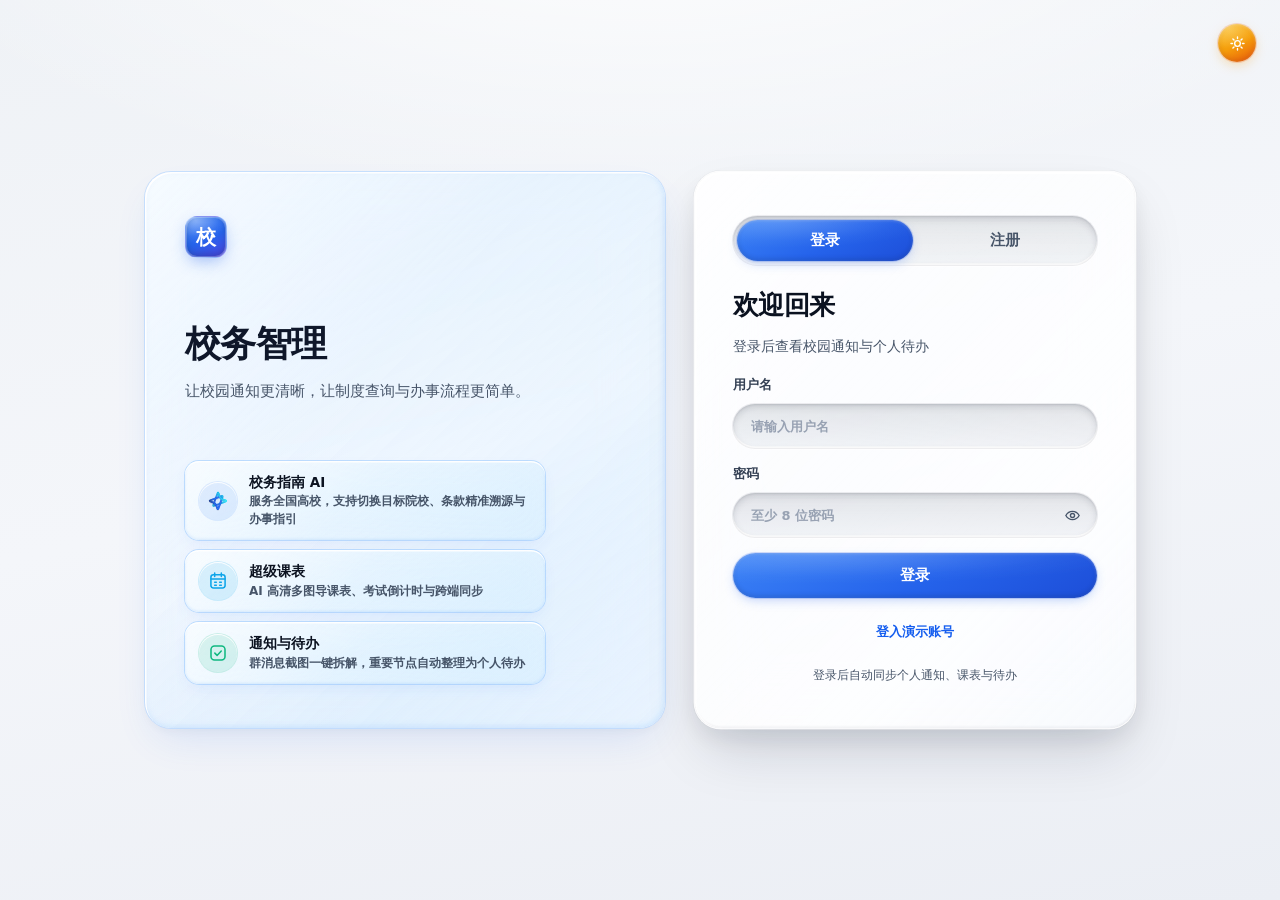
<file: index.html>
﻿<!doctype html>
<html lang="zh-CN">

<head>
  <meta charset="utf-8">
  <meta name="viewport" content="width=device-width,initial-scale=1,viewport-fit=cover,interactive-widget=resizes-content">
  <meta name="theme-color" content="#f8fafc">

  <link rel="icon" type="image/png" sizes="192x192" href="icon-192.png?v=1.093">
  <link rel="apple-touch-icon" href="icon-192.png?v=1.093">
  <meta name="format-detection" content="telephone=no,email=no">
  <link rel="manifest" href="manifest.json">
  <meta name="mobile-web-app-capable" content="yes">
  <meta name="apple-mobile-web-app-capable" content="yes">
  <meta name="apple-mobile-web-app-status-bar-style" content="black-translucent">
  <meta name="apple-mobile-web-app-title" content="校务智理">
  <style id="bootGateStyles">
    html.app-booting,
    html.app-booting body {
      overflow: hidden !important;
      height: 100% !important;
      margin: 0;
      background: #f8fafc !important;
    }
    html.app-booting.dark,
    html.app-booting.dark body {
      background: #0b1120 !important;
    }
    html.app-booting #auth,
    html.app-booting #app {
      display: none !important;
      visibility: hidden !important;
      pointer-events: none !important;
    }
    #appBootSplash {
      position: fixed;
      inset: 0;
      z-index: 99999;
      display: flex;
      flex-direction: column;
      align-items: center;
      justify-content: center;
      padding: calc(24px + var(--xz-safe-top, env(safe-area-inset-top, 0px))) 20px calc(24px + env(safe-area-inset-bottom, 0px));
      background:
        radial-gradient(ellipse 84% 62% at 50% 34%, #edf4ff 0%, #f7faff 54%, #eef3fb 100%);
      color: #0f172a;
      font-family: -apple-system, BlinkMacSystemFont, "PingFang SC", "Microsoft YaHei", sans-serif;
      overflow: hidden;
      user-select: none;
      -webkit-user-select: none;
      touch-action: manipulation;
      transition: opacity 0.34s cubic-bezier(0.22, 1, 0.36, 1),
                  transform 0.38s cubic-bezier(0.22, 1, 0.36, 1),
                  filter 0.34s ease,
                  visibility 0.34s ease;
    }
    html.dark #appBootSplash {
      background:
        radial-gradient(ellipse 84% 62% at 50% 34%, #112142 0%, #0b1120 62%, #070b15 100%);
      color: #f8fafc;
    }
    #appBootSplash.is-done {
      opacity: 0;
      transform: scale(1.035);
      filter: blur(8px);
      visibility: hidden;
      pointer-events: none;
    }

    /* 背景漂浮柔光极光球 */
    .boot-aurora {
      position: absolute;
      inset: 0;
      pointer-events: none;
      overflow: hidden;
    }
    .boot-orb {
      position: absolute;
      border-radius: 50%;
      filter: blur(64px);
      opacity: 0.44;
      will-change: transform;
    }
    .boot-orb-a {
      width: 340px;
      height: 340px;
      left: calc(50% - 290px);
      top: calc(50% - 250px);
      background: radial-gradient(circle, rgba(59, 130, 246, 0.55) 0%, rgba(59, 130, 246, 0) 70%);
      animation: bootOrbDriftA 7.5s ease-in-out infinite alternate;
    }
    .boot-orb-b {
      width: 320px;
      height: 320px;
      right: calc(50% - 280px);
      bottom: calc(50% - 240px);
      background: radial-gradient(circle, rgba(99, 102, 241, 0.48) 0%, rgba(6, 182, 212, 0.16) 46%, rgba(99, 102, 241, 0) 72%);
      animation: bootOrbDriftB 8.5s ease-in-out infinite alternate;
    }
    html.dark .boot-orb { opacity: 0.38; }

    /* 居中液态玻璃展示容器 */
    .boot-card {
      position: relative;
      z-index: 2;
      display: flex;
      flex-direction: column;
      align-items: center;
      width: min(360px, 100%);
      padding: 26px 24px 22px;
      border-radius: 30px;
      background: linear-gradient(158deg, rgba(255, 255, 255, 0.78) 0%, rgba(242, 247, 255, 0.56) 100%);
      backdrop-filter: blur(22px) saturate(180%);
      -webkit-backdrop-filter: blur(22px) saturate(180%);
      box-shadow:
        inset 0 1.5px 0 rgba(255, 255, 255, 0.96),
        0 0 0 1px rgba(37, 99, 235, 0.08),
        0 24px 56px -16px rgba(15, 23, 42, 0.14);
    }
    html.dark .boot-card {
      background: linear-gradient(158deg, rgba(22, 34, 58, 0.78) 0%, rgba(15, 23, 42, 0.62) 100%);
      box-shadow:
        inset 0 1px 0 rgba(255, 255, 255, 0.14),
        0 0 0 1px rgba(96, 165, 250, 0.16),
        0 26px 60px -14px rgba(0, 0, 0, 0.56);
    }

    /* 主动画舞台（支持点击互动彩蛋） */
    .boot-stage {
      position: relative;
      width: 176px;
      height: 158px;
      display: flex;
      align-items: flex-end;
      justify-content: center;
      padding-bottom: 24px;
      cursor: pointer;
      -webkit-tap-highlight-color: transparent;
      outline: none;
    }
    .boot-stage:hover .boot-book-wrap {
      transform: translateY(-4px) scale(1.03);
    }

    /* 底部悬浮柔光投影 */
    .boot-shadow {
      position: absolute;
      bottom: 8px;
      left: 50%;
      width: 98px;
      height: 15px;
      border-radius: 50%;
      background: radial-gradient(ellipse at center, rgba(37, 99, 235, 0.28) 0%, rgba(37, 99, 235, 0) 74%);
      transform: translateX(-50%);
      animation: bootShadowPulse 2.4s ease-in-out infinite;
      pointer-events: none;
    }
    html.dark .boot-shadow {
      background: radial-gradient(ellipse at center, rgba(56, 189, 248, 0.34) 0%, rgba(37, 99, 235, 0) 74%);
    }

    /* 完成瞬间的星光涟漪 */
    .boot-ripple {
      position: absolute;
      left: 50%;
      top: 58%;
      width: 84px;
      height: 84px;
      border-radius: 50%;
      border: 2px solid rgba(59, 130, 246, 0.62);
      box-shadow: 0 0 26px rgba(56, 189, 248, 0.42);
      transform: translate(-50%, -50%) scale(0.45);
      opacity: 0;
      pointer-events: none;
    }
    #appBootSplash.is-ready .boot-ripple {
      animation: bootReadyRipple 0.52s cubic-bezier(0.22, 1, 0.36, 1) forwards;
    }

    /* 书本飘出的 5 枚校园灵感气泡 */
    .boot-bubbles {
      position: absolute;
      inset: 0;
      z-index: 5;
      pointer-events: none;
    }
    .boot-chip {
      position: absolute;
      left: 50%;
      bottom: 66px;
      width: 30px;
      height: 30px;
      margin-left: -15px;
      border-radius: 50%;
      display: flex;
      align-items: center;
      justify-content: center;
      background: rgba(255, 255, 255, 0.94);
      box-shadow:
        inset 0 1px 0 rgba(255, 255, 255, 1),
        0 6px 16px -4px rgba(15, 23, 42, 0.16),
        0 0 0 1px rgba(37, 99, 235, 0.10);
      opacity: 0;
      will-change: transform, opacity;
      animation: bootPopBubble 3.25s cubic-bezier(0.25, 0.8, 0.35, 1) infinite;
      animation-delay: var(--d, 0s);
    }
    html.dark .boot-chip {
      background: rgba(30, 41, 59, 0.92);
      box-shadow:
        inset 0 1px 0 rgba(255, 255, 255, 0.18),
        0 6px 18px -4px rgba(0, 0, 0, 0.45),
        0 0 0 1px rgba(148, 163, 184, 0.22);
    }
    .boot-chip svg {
      width: 15px;
      height: 15px;
      stroke-width: 2.1;
      fill: none;
      stroke: currentColor;
      stroke-linecap: round;
      stroke-linejoin: round;
    }
    .boot-chip.c-sched { color: #0284c7; --bx: -46px; --by: -74px; --rot: -11deg; --d: 0s; }
    .boot-chip.c-notice { color: #d97706; --bx: 44px; --by: -68px; --rot: 10deg; --d: -0.65s; }
    .boot-chip.c-todo { color: #059669; --bx: -22px; --by: -86px; --rot: -6deg; --d: -1.3s; }
    .boot-chip.c-rule { color: #4f46e5; --bx: 24px; --by: -84px; --rot: 7deg; --d: -1.95s; }
    .boot-chip.c-ai {
      color: #fff;
      background: linear-gradient(135deg, #06b6d4 0%, #2563eb 58%, #4f46e5 100%);
      box-shadow: 0 8px 18px -4px rgba(37, 99, 235, 0.45), inset 0 1px 0 rgba(255, 255, 255, 0.48);
      --bx: 0px; --by: -94px; --rot: 0deg; --d: -2.6s;
    }
    html.dark .boot-chip.c-sched { color: #38bdf8; }
    html.dark .boot-chip.c-notice { color: #fbbf24; }
    html.dark .boot-chip.c-todo { color: #34d399; }
    html.dark .boot-chip.c-rule { color: #818cf8; }
    html.dark .boot-chip.c-ai {
      color: #fff;
      background: linear-gradient(135deg, #06b6d4 0%, #2563eb 58%, #4f46e5 100%);
      box-shadow: 0 8px 20px -4px rgba(56, 189, 248, 0.5), inset 0 1px 0 rgba(255, 255, 255, 0.42);
    }

    /* 3D 液态玻璃翻书本体 */
    .boot-book-wrap {
      position: relative;
      transition: transform 0.28s cubic-bezier(0.34, 1.56, 0.64, 1);
      will-change: transform;
    }
    .boot-book-wrap.is-boing {
      animation: bootBoing 0.48s cubic-bezier(0.34, 1.56, 0.64, 1);
    }
    #appBootSplash.is-ready .boot-book-wrap {
      transform: translateY(-6px) scale(1.08);
    }
    .boot-book {
      position: relative;
      width: 118px;
      height: 78px;
      perspective: 680px;
      transform-style: preserve-3d;
      animation: bootFloat 2.4s ease-in-out infinite;
    }
    .boot-cover {
      position: absolute;
      inset: 0;
      border-radius: 10px 10px 12px 12px;
      background: linear-gradient(145deg, #3b82f6 0%, #2563eb 48%, #4f46e5 100%);
      box-shadow:
        inset 0 1.5px 0 rgba(255, 255, 255, 0.54),
        inset 0 -3px 0 rgba(15, 23, 42, 0.22),
        0 14px 26px -8px rgba(37, 99, 235, 0.42);
    }
    .boot-cover::after {
      content: "";
      position: absolute;
      top: 3px;
      bottom: 3px;
      left: 50%;
      width: 10px;
      transform: translateX(-50%);
      border-radius: 4px;
      background: linear-gradient(90deg, rgba(15, 23, 42, 0.24), rgba(255, 255, 255, 0.16) 50%, rgba(15, 23, 42, 0.24));
    }
    .boot-page-static {
      position: absolute;
      top: 5px;
      width: 52px;
      height: 66px;
      background: linear-gradient(180deg, #ffffff 0%, #f1f6ff 100%);
      box-shadow: 0 2px 5px rgba(15, 23, 42, 0.12);
    }
    html.dark .boot-page-static {
      background: linear-gradient(180deg, #e2ecff 0%, #cbd9f6 100%);
    }
    .boot-page-static::before {
      content: "";
      position: absolute;
      left: 8px;
      right: 8px;
      top: 12px;
      bottom: 12px;
      background: repeating-linear-gradient(
        180deg,
        rgba(37, 99, 235, 0.20) 0px,
        rgba(37, 99, 235, 0.20) 3px,
        transparent 3px,
        transparent 9px
      );
      border-radius: 2px;
    }
    .boot-page-left {
      left: 6px;
      border-radius: 5px 2px 2px 5px;
      box-shadow: inset -6px 0 8px -5px rgba(30, 58, 138, 0.22), 0 2px 4px rgba(15, 23, 42, 0.12);
    }
    .boot-page-right {
      right: 6px;
      border-radius: 2px 5px 5px 2px;
      box-shadow: inset 6px 0 8px -5px rgba(30, 58, 138, 0.22), 0 2px 4px rgba(15, 23, 42, 0.12);
    }
    .boot-leaf {
      position: absolute;
      top: 5px;
      left: 50%;
      width: 52px;
      height: 66px;
      border-radius: 2px 5px 5px 2px;
      transform-origin: left center;
      background: linear-gradient(90deg, #e8f0ff 0%, #ffffff 22%, #f5f9ff 100%);
      box-shadow: 0 2px 8px rgba(30, 64, 175, 0.14);
      will-change: transform;
      animation: bootFlipPage 1.8s cubic-bezier(0.42, 0.04, 0.34, 1) infinite;
    }
    html.dark .boot-leaf {
      background: linear-gradient(90deg, #c6d7fb 0%, #eef4ff 26%, #d9e6ff 100%);
    }
    .boot-leaf::before {
      content: "";
      position: absolute;
      left: 8px;
      right: 8px;
      top: 12px;
      bottom: 14px;
      background: repeating-linear-gradient(
        180deg,
        rgba(37, 99, 235, 0.24) 0px,
        rgba(37, 99, 235, 0.24) 3px,
        transparent 3px,
        transparent 9px
      );
      border-radius: 2px;
    }
    .boot-leaf-1 { animation-delay: 0s; }
    .boot-leaf-2 { animation-delay: -0.6s; }
    .boot-leaf-3 { animation-delay: -1.2s; }

    /* 书脊底部的晶透“校”字微章（独立于 3D 翻页图层之外，永不被 90° 立起的书页穿插） */
    .boot-crest {
      position: absolute;
      left: 50%;
      bottom: -11px;
      z-index: 6;
      width: 28px;
      height: 28px;
      margin-left: -14px;
      border-radius: 9px;
      background: linear-gradient(135deg, #2563eb 0%, #1d4ed8 56%, #4f46e5 100%);
      color: #fff;
      font-size: 13.5px;
      font-weight: 800;
      display: flex;
      align-items: center;
      justify-content: center;
      animation: bootCrestFloat 2.4s ease-in-out infinite;
      box-shadow:
        inset 0 1px 0 rgba(255, 255, 255, 0.6),
        0 0 0 2.5px rgba(255, 255, 255, 0.94),
        0 6px 14px rgba(37, 99, 235, 0.38);
    }
    @keyframes bootCrestFloat {
      0%, 100% { transform: translateY(0); }
      50% { transform: translateY(-7px); }
    }
    html.dark .boot-crest {
      box-shadow:
        inset 0 1px 0 rgba(255, 255, 255, 0.4),
        0 0 0 2.5px rgba(15, 23, 42, 0.92),
        0 6px 16px rgba(56, 189, 248, 0.36);
    }

    /* 点击彩蛋迸发的小星花 */
    .boot-spark {
      position: absolute;
      left: 50%;
      top: 56%;
      width: 7px;
      height: 7px;
      border-radius: 50%;
      pointer-events: none;
      animation: bootSparkFly 0.58s cubic-bezier(0.22, 1, 0.36, 1) forwards;
    }

    /* 品牌标题与流光进度胶囊 */
    .boot-title {
      font-size: 22px;
      font-weight: 800;
      letter-spacing: 0.8px;
      margin: 2px 0 4px;
      background: linear-gradient(135deg, #0f172a 0%, #1d4ed8 65%, #4f46e5 100%);
      -webkit-background-clip: text;
      background-clip: text;
      color: transparent;
    }
    html.dark .boot-title {
      background: linear-gradient(135deg, #ffffff 0%, #93c5fd 65%, #a5b4fc 100%);
      -webkit-background-clip: text;
      background-clip: text;
      color: transparent;
    }
    .boot-sub {
      font-size: 11.5px;
      font-weight: 600;
      letter-spacing: 1.4px;
      color: #64748b;
      margin: 0 0 16px;
    }
    html.dark .boot-sub { color: #94a3b8; }

    .boot-progress-row {
      display: flex;
      align-items: center;
      gap: 10px;
      width: min(252px, 100%);
      margin-bottom: 10px;
    }
    .boot-bar {
      position: relative;
      flex: 1 1 auto;
      height: 7px;
      border-radius: 999px;
      background: rgba(148, 163, 184, 0.22);
      box-shadow: inset 0 1px 2px rgba(15, 23, 42, 0.08);
      overflow: hidden;
    }
    html.dark .boot-bar {
      background: rgba(255, 255, 255, 0.12);
    }
    .boot-bar > i {
      position: relative;
      display: block;
      width: 24%;
      height: 100%;
      border-radius: 999px;
      background: linear-gradient(90deg, #38bdf8 0%, #2563eb 55%, #4f46e5 100%);
      box-shadow: 0 0 12px rgba(37, 99, 235, 0.45);
      transition: width 0.34s cubic-bezier(0.22, 1, 0.36, 1);
      overflow: hidden;
    }
    .boot-bar > i::after {
      content: "";
      position: absolute;
      inset: 0;
      background: linear-gradient(90deg, transparent 0%, rgba(255, 255, 255, 0.65) 50%, transparent 100%);
      transform: translateX(-100%);
      animation: bootGlint 1.35s ease-in-out infinite;
    }
    .boot-pct {
      flex: 0 0 36px;
      text-align: right;
      font-size: 12px;
      font-weight: 700;
      font-variant-numeric: tabular-nums;
      color: #2563eb;
    }
    html.dark .boot-pct { color: #60a5fa; }

    .boot-status {
      font-size: 13px;
      font-weight: 500;
      color: #475569;
      text-align: center;
      line-height: 1.5;
      min-height: 20px;
      transition: opacity 0.2s ease;
    }
    html.dark .boot-status { color: #cbd5e1; }

    .boot-hint {
      margin-top: 8px;
      font-size: 11.5px;
      color: #94a3b8;
      letter-spacing: 0.3px;
      transition: color 0.2s ease, transform 0.2s ease;
    }
    html.dark .boot-hint { color: #64748b; }

    .boot-retry {
      margin-top: 14px;
      padding: 10px 24px;
      border-radius: 999px;
      border: 0;
      background: linear-gradient(135deg, #3b82f6, #2563eb 58%, #4f46e5);
      color: #fff;
      font-size: 13.5px;
      font-weight: 600;
      box-shadow: 0 10px 22px -6px rgba(37, 99, 235, 0.45);
      cursor: pointer;
      display: none;
    }
    #appBootSplash.is-error .boot-retry {
      display: inline-flex;
      align-items: center;
      justify-content: center;
    }
    #appBootSplash.is-error .boot-leaf,
    #appBootSplash.is-error .boot-chip {
      animation-play-state: paused;
    }
    #appBootSplash.is-error .boot-bar > i {
      background: linear-gradient(90deg, #f59e0b, #ea580c);
      box-shadow: 0 0 10px rgba(245, 158, 11, 0.4);
    }

    @keyframes bootOrbDriftA {
      0% { transform: translate(0, 0) scale(1); }
      100% { transform: translate(34px, 22px) scale(1.1); }
    }
    @keyframes bootOrbDriftB {
      0% { transform: translate(0, 0) scale(1); }
      100% { transform: translate(-28px, -24px) scale(1.08); }
    }
    @keyframes bootFloat {
      0%, 100% { transform: translateY(0) rotateX(10deg); }
      50% { transform: translateY(-7px) rotateX(13deg); }
    }
    @keyframes bootShadowPulse {
      0%, 100% { transform: translateX(-50%) scale(1); opacity: 0.85; }
      50% { transform: translateX(-50%) scale(0.84); opacity: 0.45; }
    }
    @keyframes bootFlipPage {
      0% { transform: rotateY(0deg) translateZ(1px); opacity: 0.96; }
      14% { transform: rotateY(-18deg) translateZ(2px); opacity: 1; }
      50% { transform: rotateY(-92deg) translateZ(3px); opacity: 0.94; }
      86% { transform: rotateY(-165deg) translateZ(2px); opacity: 0.98; }
      100% { transform: rotateY(-180deg) translateZ(1px); opacity: 0.9; }
    }
    @keyframes bootPopBubble {
      0% {
        opacity: 0;
        transform: translate(0, 12px) scale(0.32) rotate(0deg);
      }
      18% {
        opacity: 1;
        transform: translate(calc(var(--bx) * 0.45), calc(var(--by) * 0.42)) scale(1.08) rotate(var(--rot));
      }
      45% {
        opacity: 1;
        transform: translate(calc(var(--bx) * 0.82), calc(var(--by) * 0.78)) scale(0.98) rotate(calc(var(--rot) * -0.5));
      }
      76% {
        opacity: 0.78;
        transform: translate(var(--bx), var(--by)) scale(0.88) rotate(var(--rot));
      }
      100% {
        opacity: 0;
        transform: translate(calc(var(--bx) * 1.08), calc(var(--by) - 18px)) scale(0.55) rotate(var(--rot));
      }
    }
    @keyframes bootGlint {
      0% { transform: translateX(-100%); }
      100% { transform: translateX(220%); }
    }
    @keyframes bootBoing {
      0% { transform: scale(1); }
      28% { transform: scale(1.12, 0.9) translateY(3px); }
      58% { transform: scale(0.94, 1.08) translateY(-10px); }
      80% { transform: scale(1.03, 0.98) translateY(-1px); }
      100% { transform: scale(1); }
    }
    @keyframes bootReadyRipple {
      0% { transform: translate(-50%, -50%) scale(0.45); opacity: 0.9; }
      100% { transform: translate(-50%, -50%) scale(2.4); opacity: 0; }
    }
    @keyframes bootSparkFly {
      0% { transform: translate(-50%, -50%) scale(1); opacity: 1; }
      100% { transform: translate(calc(-50% + var(--sx)), calc(-50% + var(--sy))) scale(0); opacity: 0; }
    }

    /* 移动端自适应紧凑聚焦 + 轻量背景保满帧 */
    @media (max-width: 760px) {
      .boot-orb-b { display: none; }
      .boot-orb-a {
        width: 240px;
        height: 240px;
        left: calc(50% - 120px);
        top: calc(50% - 180px);
        filter: blur(48px);
        opacity: 0.36;
      }
      .boot-card {
        width: min(320px, calc(100vw - 36px));
        padding: 22px 18px 18px;
        border-radius: 26px;
      }
      .boot-stage {
        width: 150px;
        height: 138px;
        padding-bottom: 20px;
      }
      .boot-book {
        width: 102px;
        height: 68px;
      }
      .boot-page-static,
      .boot-leaf {
        width: 45px;
        height: 58px;
        top: 4px;
      }
      .boot-page-left { left: 5px; }
      .boot-page-right { right: 5px; }
      .boot-chip {
        width: 26px;
        height: 26px;
        margin-left: -13px;
        bottom: 58px;
      }
      .boot-chip svg { width: 13px; height: 13px; }
      .boot-chip.c-sched { --bx: -38px; --by: -62px; }
      .boot-chip.c-notice { --bx: 38px; --by: -58px; }
      .boot-chip.c-todo { --bx: -18px; --by: -72px; }
      .boot-chip.c-rule { --bx: 20px; --by: -70px; }
      .boot-chip.c-ai { --bx: 0px; --by: -80px; }
      .boot-title { font-size: 20px; }
      .boot-progress-row { width: min(224px, 100%); }
    }
    @media (max-width: 360px) {
      .boot-sub { display: none; }
    }
    @media (prefers-reduced-motion: reduce) {
      .boot-orb, .boot-book, .boot-crest, .boot-shadow, .boot-leaf, .boot-chip, .boot-bar > i::after {
        animation: none !important;
      }
      .boot-chip.c-ai {
        opacity: 1;
        transform: translate(0, -68px) scale(1);
      }
    }
  </style>
  <script>
    (function () {
      try {
        window.__XZ_BOOT_TS__ = Date.now();
        var root = document.documentElement;
        root.classList.add("app-booting");
        if (window.AndroidBridge && window.AndroidBridge.getSafeTopDp) {
          var safeDp = Number(window.AndroidBridge.getSafeTopDp()) || 0;
          if (safeDp > 0) root.style.setProperty("--xz-safe-top", safeDp + "px");
        }
        if (sessionStorage.getItem("xz_manual_logout_v1")) return;
        var hasTok = !!localStorage.getItem("xz_token") || /(?:^|;\s*)xz_token_bak=[^;]+/.test(document.cookie);
        if (!hasTok && window.AndroidBridge && window.AndroidBridge.loadAuthData && window.AndroidBridge.loadAuthData()) {
          hasTok = true;
        }
        if (hasTok) root.classList.add("has-saved-auth");
      } catch (e) {}
    })();
  </script>
  <title>校务智理校园事务服务平台</title>

  <script>
    (function () {
      try {
        var dark = localStorage.getItem("xz_theme") === "dark";
        var root = document.documentElement;
        if (dark) {
          root.classList.add("dark");
          root.style.colorScheme = "dark";
        }
        var m = document.querySelector('meta[name="theme-color"]');
        root.style.background = dark ? "#0b1120" : "#f8fafc";
        if (m) m.setAttribute("content", dark ? "#0b1120" : "#f8fafc");
      } catch (e) {}
    })();
  </script>

  <link rel="preconnect" href="https://api.messageweb.xyz" crossorigin>
  <link rel="dns-prefetch" href="https://api.messageweb.xyz">

  <link rel="stylesheet" href="style.css?v=1.168" fetchpriority="high">
</head>
<body>

<div id="appBootSplash" role="status" aria-live="polite">
  <div class="boot-aurora" aria-hidden="true">
    <span class="boot-orb boot-orb-a"></span>
    <span class="boot-orb boot-orb-b"></span>
  </div>
  <div class="boot-card">
    <div id="appBootStage" class="boot-stage" title="轻点书本试试">
      <div class="boot-ripple" aria-hidden="true"></div>
      <div class="boot-bubbles" aria-hidden="true">
        <span class="boot-chip c-sched"><svg viewBox="0 0 24 24"><rect x="3.5" y="5" width="17" height="15.5" rx="3"/><path d="M8 3.2v3.2M16 3.2v3.2M3.5 10h17"/></svg></span>
        <span class="boot-chip c-notice"><svg viewBox="0 0 24 24"><path d="M5.5 16c1.2-1.4 1.7-2.6 1.7-6a4.8 4.8 0 0 1 9.6 0c0 3.4.5 4.6 1.7 6z"/><path d="M9.8 18.8a2.2 2.2 0 0 0 4.4 0"/></svg></span>
        <span class="boot-chip c-todo"><svg viewBox="0 0 24 24"><rect x="4" y="4" width="16" height="16" rx="4"/><path d="m8.5 12.2 2.4 2.5 4.8-5.1"/></svg></span>
        <span class="boot-chip c-rule"><svg viewBox="0 0 24 24"><path d="M12 6.5C9.8 4.9 6.7 4.6 4.6 5.2v12.5c2.1-.6 5.2-.3 7.4 1.3 2.2-1.6 5.3-1.9 7.4-1.3V5.2c-2.1-.6-5.2-.3-7.4 1.3z"/><path d="M12 6.5v12.5"/></svg></span>
        <span class="boot-chip c-ai"><svg viewBox="0 0 24 24"><path d="M12 3.2 14.3 9.7 20.8 12l-6.5 2.3L12 20.8l-2.3-6.5L3.2 12l6.5-2.3z"/></svg></span>
      </div>
      <div id="appBootBookWrap" class="boot-book-wrap" aria-hidden="true">
        <div class="boot-book">
          <div class="boot-cover"></div>
          <div class="boot-page-static boot-page-left"></div>
          <div class="boot-page-static boot-page-right"></div>
          <div class="boot-leaf boot-leaf-1"></div>
          <div class="boot-leaf boot-leaf-2"></div>
          <div class="boot-leaf boot-leaf-3"></div>
        </div>
        <div class="boot-crest">校</div>
      </div>
      <div class="boot-shadow" aria-hidden="true"></div>
    </div>
    <h2 class="boot-title">校务智理</h2>
    <p class="boot-sub">校园事务智能服务平台</p>
    <div class="boot-progress-row">
      <div class="boot-bar"><i id="appBootBarFill"></i></div>
      <span id="appBootPct" class="boot-pct">24%</span>
    </div>
    <div id="appBootStatus" class="boot-status">正在翻阅 117 份校园规章…</div>
    <div id="appBootHint" class="boot-hint">轻点书本试试 ✨</div>
    <button type="button" id="appBootRetryBtn" class="boot-retry">重新连接</button>
  </div>
</div>
<script>
  (function () {
    var stage = document.getElementById("appBootStage");
    var wrap = document.getElementById("appBootBookWrap");
    var hint = document.getElementById("appBootHint");
    if (!stage || !wrap) return;
    var taps = 0;
    var notes = ["灵感 +1 ✨", "117 份校规已记牢 📘", "课表与待办同步中 📅", "指南 AI 随时待命 ✦", "今天也要元气满满 ⚡"];
    var colors = ["#38bdf8", "#3b82f6", "#6366f1", "#10b981", "#f59e0b", "#a855f7", "#06b6d4"];
    stage.addEventListener("click", function () {
      taps += 1;
      wrap.classList.remove("is-boing");
      void wrap.offsetWidth;
      wrap.classList.add("is-boing");
      if (hint) hint.textContent = notes[(taps - 1) % notes.length];
      for (var i = 0; i < 7; i++) {
        var sp = document.createElement("span");
        sp.className = "boot-spark";
        var ang = (Math.PI * 2 * i) / 7 + (Math.random() * 0.45 - 0.22);
        var dist = 36 + Math.random() * 28;
        sp.style.setProperty("--sx", Math.round(Math.cos(ang) * dist) + "px");
        sp.style.setProperty("--sy", Math.round(Math.sin(ang) * dist - 14) + "px");
        sp.style.background = colors[i % colors.length];
        stage.appendChild(sp);
        setTimeout(function (node) { return function () { node.remove(); }; }(sp), 620);
      }
    });
  })();
</script>

<svg class="svg-sprite" aria-hidden="true" focusable="false" xmlns="http://www.w3.org/2000/svg">
  <defs>
    <g id="ico-base" fill="none" stroke="currentColor" stroke-width="1.75" stroke-linecap="round" stroke-linejoin="round"></g>
    <symbol id="i-mic" viewBox="0 0 24 24" fill="none" stroke="currentColor" stroke-width="2" stroke-linecap="round" stroke-linejoin="round"><rect x="9" y="2" width="6" height="12" rx="3"/><path d="M5 10a7 7 0 0 0 14 0"/><path d="M12 17v5M8 22h8"/></symbol>
    <symbol id="i-camera" viewBox="0 0 24 24" fill="none" stroke="currentColor" stroke-width="1.9" stroke-linecap="round" stroke-linejoin="round"><path d="M23 19a2 2 0 0 1-2 2H3a2 2 0 0 1-2-2V8a2 2 0 0 1 2-2h4l2-3h6l2 3h4a2 2 0 0 1 2 2z"/><circle cx="12" cy="13" r="4"/></symbol>
    <symbol id="i-image" viewBox="0 0 24 24" fill="none" stroke="currentColor" stroke-width="1.9" stroke-linecap="round" stroke-linejoin="round"><rect x="3" y="3" width="18" height="18" rx="3"/><circle cx="8.5" cy="8.5" r="1.5"/><path d="m21 15-5-5L5 21"/></symbol>
  </defs>
  <symbol id="i-home" viewBox="0 0 24 24" fill="none" stroke="currentColor" stroke-width="1.85" stroke-linecap="round" stroke-linejoin="round"><path d="M3.5 10.4 10.9 4.3a1.8 1.8 0 0 1 2.2 0l7.4 6.1A1.6 1.6 0 0 1 21 11.6V19a2 2 0 0 1-2 2H5a2 2 0 0 1-2-2v-7.4a1.6 1.6 0 0 1 .5-1.2z"/><path d="M9.4 21v-5.6a2.6 2.6 0 0 1 5.2 0V21"/></symbol>
  <symbol id="i-bell" viewBox="0 0 24 24" fill="none" stroke="currentColor" stroke-width="1.75" stroke-linecap="round" stroke-linejoin="round"><path d="M10.5 4.2a1.5 1.5 0 0 1 3 0"/><path d="M5 16c1.2-1.5 1.7-2.6 1.7-6.3a5.3 5.3 0 0 1 10.6 0c0 3.7.5 4.8 1.7 6.3z"/><path d="M9.6 18.7a2.4 2.4 0 0 0 4.8 0"/></symbol>
  <symbol id="i-check-square" viewBox="0 0 24 24" fill="none" stroke="currentColor" stroke-width="1.85" stroke-linecap="round" stroke-linejoin="round"><rect x="3.6" y="3.6" width="16.8" height="16.8" rx="4.2"/><path d="m8.2 12.2 2.7 2.7 5-5.3"/></symbol>
  <defs>
      <linearGradient id="xzAiGradA" x1="5.25" y1="18.38" x2="22.88" y2="9.75" gradientUnits="userSpaceOnUse">
        <stop offset="0%" stop-color="#06B6D4"/>
        <stop offset="28%" stop-color="#1D4ED8"/>
        <stop offset="56%" stop-color="#0EA5E9"/>
        <stop offset="82%" stop-color="#22D3EE"/>
        <stop offset="100%" stop-color="#38F2FF"/>
      </linearGradient>
      <linearGradient id="xzAiGradB" x1="1.5" y1="12.38" x2="18.75" y2="5.25" gradientUnits="userSpaceOnUse">
        <stop offset="0%" stop-color="#1E3A8A"/>
        <stop offset="32%" stop-color="#155EEF"/>
        <stop offset="68%" stop-color="#2563EB"/>
        <stop offset="88%" stop-color="#0EA5E9"/>
        <stop offset="100%" stop-color="#22D3EE"/>
      </linearGradient>
      <filter id="xzWeaveShadow" x="-15%" y="-15%" width="130%" height="130%">
        <feDropShadow dx="0" dy="0.30" stdDeviation="0.41" flood-color="#050E29" flood-opacity="0.38"/>
      </filter>
      <clipPath id="xzRightUpperClip">
        <polygon points="11.25,0.00 24.00,0.00 24.00,12.75 16.50,12.75 12.19,10.31 11.25,6.75"/>
      </clipPath>
    </defs>
    <symbol id="i-sparkles" viewBox="0 0 24 24" fill="none" stroke="currentColor" stroke-width="2.05" stroke-linecap="round" stroke-linejoin="round"><path d="M11.34 2.98Q12.00 1.12 12.63 2.99L13.88 6.70Q14.72 9.19 17.19 10.06L20.83 11.34Q22.69 12.00 20.85 12.70L7.65 17.68Q5.81 18.38 6.48 16.52Z"/><path d="M12.48 20.83Q11.81 22.69 11.17 20.83L9.95 17.29Q9.09 14.81 6.64 13.89L2.97 12.51Q1.12 11.81 2.97 11.12L16.16 6.13Q18.00 5.44 17.34 7.29Z" opacity="0.88"/></symbol>
    <symbol id="i-ai-brand" viewBox="0 0 24 24" fill="none"><path d="M11.34 2.98Q12.00 1.12 12.63 2.99L13.88 6.70Q14.72 9.19 17.19 10.06L20.83 11.34Q22.69 12.00 20.85 12.70L7.65 17.68Q5.81 18.38 6.48 16.52Z" stroke="url(#xzAiGradA)" stroke-width="2.16" stroke-linecap="round" stroke-linejoin="round"/><path d="M11.34 2.98Q12.00 1.12 12.63 2.99L13.88 6.70Q14.72 9.19 17.19 10.06L20.83 11.34Q22.69 12.00 20.85 12.70L7.65 17.68Q5.81 18.38 6.48 16.52Z" stroke="#E0F7FF" stroke-width="0.41" stroke-opacity="0.42" stroke-linecap="round" stroke-linejoin="round"/><g filter="url(#xzWeaveShadow)"><path d="M12.48 20.83Q11.81 22.69 11.17 20.83L9.95 17.29Q9.09 14.81 6.64 13.89L2.97 12.51Q1.12 11.81 2.97 11.12L16.16 6.13Q18.00 5.44 17.34 7.29Z" stroke="url(#xzAiGradB)" stroke-width="2.16" stroke-linecap="round" stroke-linejoin="round"/><path d="M12.48 20.83Q11.81 22.69 11.17 20.83L9.95 17.29Q9.09 14.81 6.64 13.89L2.97 12.51Q1.12 11.81 2.97 11.12L16.16 6.13Q18.00 5.44 17.34 7.29Z" stroke="#BAE6FD" stroke-width="0.41" stroke-opacity="0.38" stroke-linecap="round" stroke-linejoin="round"/></g><g clip-path="url(#xzRightUpperClip)"><path d="M11.34 2.98Q12.00 1.12 12.63 2.99L13.88 6.70Q14.72 9.19 17.19 10.06L20.83 11.34Q22.69 12.00 20.85 12.70L7.65 17.68Q5.81 18.38 6.48 16.52Z" stroke="url(#xzAiGradA)" stroke-width="2.16" stroke-linecap="round" stroke-linejoin="round"/><path d="M11.34 2.98Q12.00 1.12 12.63 2.99L13.88 6.70Q14.72 9.19 17.19 10.06L20.83 11.34Q22.69 12.00 20.85 12.70L7.65 17.68Q5.81 18.38 6.48 16.52Z" stroke="#E0F7FF" stroke-width="0.41" stroke-opacity="0.42" stroke-linecap="round" stroke-linejoin="round"/></g></symbol>
  <symbol id="i-book" viewBox="0 0 24 24" fill="none" stroke="currentColor" stroke-width="1.85" stroke-linecap="round" stroke-linejoin="round"><path d="M12 6.5C9.6 4.7 6.3 4.3 4.2 5a1.2 1.2 0 0 0-.9 1.2v12.2a1.1 1.1 0 0 0 1.4 1c2-.6 5-.1 7.3 1.5 2.3-1.6 5.3-2.1 7.3-1.5a1.1 1.1 0 0 0 1.4-1V6.2a1.2 1.2 0 0 0-.9-1.2c-2.1-.7-5.4-.3-7.8 1.5z"/><path d="M12 6.5v14.4"/><path d="M6.3 9.5h2.9M6.3 12.8h2.9M14.8 9.5h2.9M14.8 12.8h2.9"/></symbol>
  <symbol id="i-users" viewBox="0 0 24 24" fill="none" stroke="currentColor" stroke-width="1.75" stroke-linecap="round" stroke-linejoin="round"><circle cx="9.2" cy="8.2" r="3.3"/><path d="M3.4 19.4a5.8 5.8 0 0 1 11.6 0"/><circle cx="16.4" cy="8.8" r="2.5"/><path d="M16.8 14.3a4.6 4.6 0 0 1 3.8 4.8"/></symbol>
  <symbol id="i-chart" viewBox="0 0 24 24" fill="none" stroke="currentColor" stroke-width="1.85" stroke-linecap="round" stroke-linejoin="round"><path d="M3.8 4.2v14.2a1.6 1.6 0 0 0 1.6 1.6h14.8"/><rect x="7.4" y="12.2" width="2.6" height="4.8" rx="0.9"/><rect x="12.1" y="7.2" width="2.6" height="9.8" rx="0.9"/><rect x="16.8" y="10" width="2.6" height="7" rx="0.9"/></symbol>
  <symbol id="i-star" viewBox="0 0 24 24" fill="none" stroke="currentColor" stroke-width="1.85" stroke-linecap="round" stroke-linejoin="round"><path d="m12 3.6 2.5 5.1 5.6.8-4.1 4 1 5.6-5-2.6-5 2.6 1-5.6-4.1-4 5.6-.8z"/></symbol>
  <symbol id="i-star-fill" viewBox="0 0 24 24" fill="currentColor" stroke="currentColor" stroke-width="1.4" stroke-linejoin="round"><path d="m12 3.9 2.6 5.3 5.8.8-4.2 4.1 1 5.8-5.2-2.7-5.2 2.7 1-5.8L3.6 10l5.8-.8z"/></symbol>
  <symbol id="i-copy" viewBox="0 0 24 24" fill="none" stroke="currentColor" stroke-width="1.85" stroke-linecap="round" stroke-linejoin="round"><rect x="8.4" y="8.4" width="11.8" height="11.8" rx="2.8"/><path d="M15.6 5.6A2.2 2.2 0 0 0 13.4 3.8H6A2.2 2.2 0 0 0 3.8 6v7.4a2.2 2.2 0 0 0 1.8 2.2"/></symbol>
  <symbol id="i-plus" viewBox="0 0 24 24" fill="none" stroke="currentColor" stroke-width="1.9" stroke-linecap="round"><path d="M12 4.8v14.4M4.8 12h14.4"/></symbol>
  <symbol id="i-edit" viewBox="0 0 24 24" fill="none" stroke="currentColor" stroke-width="1.85" stroke-linecap="round" stroke-linejoin="round"><path d="M12 20h7.5"/><path d="M16.5 4.5a2.1 2.1 0 0 1 3 3L8.2 18.8l-4.2 1 1-4.2z"/></symbol>
  <symbol id="i-trash" viewBox="0 0 24 24" fill="none" stroke="currentColor" stroke-width="1.75" stroke-linecap="round" stroke-linejoin="round"><path d="M4 7h16"/><path d="M9.5 7V5.2A1.6 1.6 0 0 1 11.1 3.6h1.8a1.6 1.6 0 0 1 1.6 1.6V7"/><path d="m6.4 7 .9 12a2 2 0 0 0 2 1.8h5.4a2 2 0 0 0 2-1.8L17.6 7"/><path d="M10.2 11.2v5.4M13.8 11.2v5.4"/></symbol>
  <symbol id="i-search" viewBox="0 0 24 24" fill="none" stroke="currentColor" stroke-width="1.85" stroke-linecap="round" stroke-linejoin="round"><circle cx="10.8" cy="10.8" r="6.5"/><path d="m15.6 15.6 4.6 4.6"/></symbol>
  <symbol id="i-refresh" viewBox="0 0 24 24" fill="none" stroke="currentColor" stroke-width="1.75" stroke-linecap="round" stroke-linejoin="round"><path d="M20.2 12a8.2 8.2 0 1 1-8.2-8.2c2.3 0 4.5.9 6.1 2.5l2.1 2.1"/><path d="M20.2 3.4v5h-5"/></symbol>
  <symbol id="i-download" viewBox="0 0 24 24" fill="none" stroke="currentColor" stroke-width="1.85" stroke-linecap="round" stroke-linejoin="round"><path d="M12 3.8v11.4"/><path d="m7.5 10.8 4.5 4.6 4.5-4.6"/><path d="M4.2 16.6v2.2a1.8 1.8 0 0 0 1.8 1.8h12a1.8 1.8 0 0 0 1.8-1.8v-2.2"/></symbol>
  <symbol id="i-arrow-up" viewBox="0 0 24 24" fill="none" stroke="currentColor" stroke-width="2" stroke-linecap="round" stroke-linejoin="round"><path d="M12 4.4v15.2M5 11.4l7-7 7 7"/></symbol>
  <symbol id="i-arrow-down" viewBox="0 0 24 24" fill="none" stroke="currentColor" stroke-width="2" stroke-linecap="round" stroke-linejoin="round"><path d="M12 19.6V4.4M5 12.6l7 7 7-7"/></symbol>
  <symbol id="i-arrow-right" viewBox="0 0 24 24" fill="none" stroke="currentColor" stroke-width="1.9" stroke-linecap="round" stroke-linejoin="round"><path d="M4.6 12h14.2"/><path d="m13.2 6.4 5.6 5.6-5.6 5.6"/></symbol>
  <symbol id="i-stop" viewBox="0 0 24 24" fill="currentColor" stroke="none"><rect x="5.7" y="5.7" width="12.6" height="12.6" rx="2.7"/></symbol>
  <symbol id="i-close" viewBox="0 0 24 24" fill="none" stroke="currentColor" stroke-width="1.9" stroke-linecap="round"><path d="M6.2 6.2l11.6 11.6M17.8 6.2 6.2 17.8"/></symbol>
  <symbol id="i-more" viewBox="0 0 24 24" fill="currentColor" stroke="none"><circle cx="6.2" cy="12" r="1.4"/><circle cx="12" cy="12" r="1.4"/><circle cx="17.8" cy="12" r="1.4"/></symbol>
  <symbol id="i-clock" viewBox="0 0 24 24" fill="none" stroke="currentColor" stroke-width="1.85" stroke-linecap="round" stroke-linejoin="round"><circle cx="12" cy="12" r="8.5"/><path d="M12 7.5V12l3.2 1.8"/></symbol>
  <symbol id="i-alert" viewBox="0 0 24 24" fill="none" stroke="currentColor" stroke-width="1.85" stroke-linecap="round" stroke-linejoin="round"><path d="M10.4 4.5a1.8 1.8 0 0 1 3.2 0l6.9 12.2a1.8 1.8 0 0 1-1.6 2.7H5.1a1.8 1.8 0 0 1-1.6-2.7z"/><path d="M12 9.6v3.8M12 16.5h.01"/></symbol>
  <symbol id="i-check" viewBox="0 0 24 24" fill="none" stroke="currentColor" stroke-width="2" stroke-linecap="round" stroke-linejoin="round"><path d="M4.6 12.6l4.8 4.8L19.4 6.6"/></symbol>
  <symbol id="i-file-text" viewBox="0 0 24 24" fill="none" stroke="currentColor" stroke-width="1.85" stroke-linecap="round" stroke-linejoin="round"><path d="M14 3.6H7.2A2.2 2.2 0 0 0 5 5.8v12.4a2.2 2.2 0 0 0 2.2 2.2h9.6a2.2 2.2 0 0 0 2.2-2.2V8.6z"/><path d="M14 3.6v5h5"/><path d="M8.8 13h6.4M8.8 16.4h4.2"/></symbol>
  <symbol id="i-clipboard" viewBox="0 0 24 24" fill="none" stroke="currentColor" stroke-width="1.85" stroke-linecap="round" stroke-linejoin="round"><rect x="5" y="5.4" width="14" height="15" rx="2.8"/><path d="M9 5.4v-.6A1.4 1.4 0 0 1 10.4 3.4h3.2A1.4 1.4 0 0 1 15 4.8v.6"/><path d="M8.8 10.8h6.4M8.8 14.2h6.4M8.8 17.4h3.8"/></symbol>
  <symbol id="i-route" viewBox="0 0 24 24" fill="none" stroke="currentColor" stroke-width="1.75" stroke-linecap="round" stroke-linejoin="round"><circle cx="5.8" cy="18.2" r="2.4"/><circle cx="18.2" cy="5.8" r="2.4"/><path d="M8.3 18.2h6.9a3.1 3.1 0 0 0 0-6.2H7.7a3.1 3.1 0 0 1 0-6.2h8.3"/></symbol>
  <symbol id="i-pin" viewBox="0 0 24 24" fill="none" stroke="currentColor" stroke-width="1.85" stroke-linecap="round" stroke-linejoin="round"><path d="M12 17v5"/><path d="M9 10.76a2 2 0 0 1-1.11 1.79l-1.78.9A2 2 0 0 0 5 15.24V16a1 1 0 0 0 1 1h12a1 1 0 0 0 1-1v-.76a2 2 0 0 0-1.11-1.79l-1.78-.9A2 2 0 0 1 15 10.76V7a1 1 0 0 1 1-1 2 2 0 0 0 0-4H8a2 2 0 0 0 0 4 1 1 0 0 1 1 1z"/></symbol>
  <symbol id="i-bulb" viewBox="0 0 24 24" fill="none" stroke="currentColor" stroke-width="1.85" stroke-linecap="round" stroke-linejoin="round"><path d="M9.2 16.5h5.6M9.8 19.6h4.4"/><path d="M8.5 13.8a5.7 5.7 0 1 1 7 0c-.5.6-.8 1.5-.8 2.7H9.3c0-1.2-.3-2.1-.8-2.7z"/><path d="M12 10.2v2.4"/></symbol>
  <symbol id="i-target" viewBox="0 0 24 24" fill="none" stroke="currentColor" stroke-width="1.75" stroke-linecap="round" stroke-linejoin="round"><circle cx="12" cy="12" r="8.4"/><circle cx="12" cy="12" r="4.4"/><circle cx="12" cy="12" r="1.1" fill="currentColor" stroke="none"/></symbol>
  <symbol id="i-link" viewBox="0 0 24 24" fill="none" stroke="currentColor" stroke-width="1.85" stroke-linecap="round" stroke-linejoin="round"><path d="M10.2 13.8a4.2 4.2 0 0 0 6 0l2.4-2.4a4.2 4.2 0 0 0-6-6L11.2 6.8"/><path d="M13.8 10.2a4.2 4.2 0 0 0-6 0l-2.4 2.4a4.2 4.2 0 0 0 6 6l1.4-1.4"/></symbol>
  <symbol id="i-settings" viewBox="0 0 24 24" fill="none" stroke="currentColor" stroke-width="1.75" stroke-linecap="round" stroke-linejoin="round"><path d="M3.8 7.5h7.2M15.4 7.5h4.8M3.8 16.5h4.8M13 16.5h7.2"/><circle cx="13.2" cy="7.5" r="2.2"/><circle cx="10.8" cy="16.5" r="2.2"/></symbol>
  <symbol id="i-logout" viewBox="0 0 24 24" fill="none" stroke="currentColor" stroke-width="1.85" stroke-linecap="round" stroke-linejoin="round"><path d="M14.5 5.2h3a2.4 2.4 0 0 1 2.4 2.4v8.8a2.4 2.4 0 0 1-2.4 2.4h-3"/><path d="m10 15.8 3.8-3.8L10 8.2"/><path d="M13.8 12H4"/></symbol>
  <symbol id="i-menu" viewBox="0 0 24 24" fill="none" stroke="currentColor" stroke-width="1.9" stroke-linecap="round"><path d="M4 6.6h16M4 12h16M4 17.4h16"/></symbol>
  <symbol id="i-sun" viewBox="0 0 24 24" fill="none" stroke="currentColor" stroke-width="1.95" stroke-linecap="round" stroke-linejoin="round"><circle cx="12" cy="12" r="4"/><path d="M12 2.8v2.2M12 19v2.2M2.8 12H5M19 12h2.2M5.5 5.5l1.6 1.6M16.9 16.9l1.6 1.6M18.5 5.5l-1.6 1.6M7.1 16.9l-1.6 1.6"/></symbol>
  <symbol id="i-moon" viewBox="0 0 24 24" fill="none" stroke="currentColor" stroke-width="1.75" stroke-linecap="round" stroke-linejoin="round"><path d="M20.3 14.6A8.6 8.6 0 0 1 9.4 3.7a8.6 8.6 0 1 0 10.9 10.9z"/></symbol>
  <symbol id="i-chevron-left" viewBox="0 0 24 24" fill="none" stroke="currentColor" stroke-width="1.9" stroke-linecap="round" stroke-linejoin="round"><path d="m14.6 6.2-5.8 5.8 5.8 5.8"/></symbol>
  <symbol id="i-chevron-right" viewBox="0 0 24 24" fill="none" stroke="currentColor" stroke-width="1.9" stroke-linecap="round" stroke-linejoin="round"><path d="m9.4 6.2 5.8 5.8-5.8 5.8"/></symbol>
  <symbol id="i-eye" viewBox="0 0 24 24" fill="none" stroke="currentColor" stroke-width="1.75" stroke-linecap="round" stroke-linejoin="round"><path d="M3.6 12S6.6 6.8 12 6.8 20.4 12 20.4 12 17.4 17.2 12 17.2 3.6 12 3.6 12z"/><circle cx="12" cy="12" r="2.6"/></symbol>
  <symbol id="i-eye-off" viewBox="0 0 24 24" fill="none" stroke="currentColor" stroke-width="1.75" stroke-linecap="round" stroke-linejoin="round"><path d="M10.4 6.9c.5-.1 1-.1 1.6-.1 5.4 0 8.4 5.2 8.4 5.2a14.4 14.4 0 0 1-2.6 3.4"/><path d="M6.4 8.4A14.4 14.4 0 0 0 3.6 12s3 5.2 8.4 5.2c1.4 0 2.6-.3 3.7-.9"/><path d="M9.9 9.9a3 3 0 0 0 4.2 4.2"/><path d="M4 4l16 16"/></symbol>
  <symbol id="i-graduation" viewBox="0 0 24 24" fill="none" stroke="currentColor" stroke-width="1.85" stroke-linecap="round" stroke-linejoin="round"><path d="m3.5 9.8 8.5-4.3 8.5 4.3-8.5 4.3z"/><path d="M6.8 12v4.2c0 1.6 2.3 2.8 5.2 2.8s5.2-1.2 5.2-2.8V12"/><path d="M20.5 9.8v4.8"/></symbol>
  <symbol id="i-award" viewBox="0 0 24 24" fill="none" stroke="currentColor" stroke-width="1.85" stroke-linecap="round" stroke-linejoin="round"><circle cx="12" cy="9.2" r="5.6"/><circle cx="12" cy="9.2" r="1.8"/><path d="M8.8 14.1 7.2 20.4l4.8-2.3 4.8 2.3-1.6-6.3"/></symbol>
  <symbol id="i-key" viewBox="0 0 24 24" fill="none" stroke="currentColor" stroke-width="1.75" stroke-linecap="round" stroke-linejoin="round"><circle cx="8.2" cy="8.2" r="4.6"/><path d="m11.6 11.6 8.6 8.6"/><path d="m17 17 2.2-2.2M14.8 14.8l2.2-2.2"/></symbol>
  <symbol id="i-share" viewBox="0 0 24 24" fill="none" stroke="currentColor" stroke-width="1.85" stroke-linecap="round" stroke-linejoin="round"><circle cx="18" cy="5.5" r="2.6"/><circle cx="6" cy="12" r="2.6"/><circle cx="18" cy="18.5" r="2.6"/><path d="m8.3 10.8 7.4-4.1M8.3 13.2l7.4 4.1"/></symbol>
  <symbol id="i-panel" viewBox="0 0 24 24" fill="none" stroke="currentColor" stroke-width="1.85" stroke-linecap="round" stroke-linejoin="round"><rect x="3.4" y="4.2" width="17.2" height="15.6" rx="3.2"/><path d="M9.6 4.2v15.6"/><path d="M5.7 8.4h1.6M5.7 11.6h1.6M5.7 14.8h1.6"/><path d="m16.2 9.6-2.4 2.4 2.4 2.4"/></symbol>
  <symbol id="i-calendar" viewBox="0 0 24 24" fill="none" stroke="currentColor" stroke-width="1.85" stroke-linecap="round" stroke-linejoin="round"><rect x="3.5" y="4.5" width="17" height="16" rx="3"/><path d="M8 2.5v4M16 2.5v4M3.5 9.5h17"/><path d="M8 13.5h2M14 13.5h2M8 17h2M14 17h2"/></symbol>
  <symbol id="i-snowflake" viewBox="0 0 24 24" fill="none" stroke="currentColor" stroke-width="1.85" stroke-linecap="round" stroke-linejoin="round"><path d="M12 2v20M4.93 7l14.14 10M19.07 7 4.93 17"/><path d="m9.5 4.5 2.5 2 2.5-2M9.5 19.5l2.5-2 2.5 2M4 10.5l2.5-1L6 7M20 13.5l-2.5 1 .5 2.5M4 13.5l2.5 1L6 17M20 10.5l-2.5-1 .5-2.5"/></symbol>
  <symbol id="i-map-pin" viewBox="0 0 24 24" fill="none" stroke="currentColor" stroke-width="1.85" stroke-linecap="round" stroke-linejoin="round"><path d="M20 10c0 5.5-8 11.5-8 11.5S4 15.5 4 10a8 8 0 1 1 16 0Z"/><circle cx="12" cy="10" r="2.8"/></symbol>
  <symbol id="i-user" viewBox="0 0 24 24" fill="none" stroke="currentColor" stroke-width="1.85" stroke-linecap="round" stroke-linejoin="round"><circle cx="12" cy="8" r="4"/><path d="M4.5 20a7.5 7.5 0 0 1 15 0"/></symbol>
  <symbol id="i-upload" viewBox="0 0 24 24" fill="none" stroke="currentColor" stroke-width="1.85" stroke-linecap="round" stroke-linejoin="round"><path d="M21 15v4a2 2 0 0 1-2 2H5a2 2 0 0 1-2-2v-4"/><polyline points="17 8 12 3 7 8"/><line x1="12" y1="3" x2="12" y2="15"/></symbol>
  <symbol id="i-sliders" viewBox="0 0 24 24" fill="none" stroke="currentColor" stroke-width="1.85" stroke-linecap="round" stroke-linejoin="round"><path d="M4 20v-4M4 11V4M12 20v-9M12 6V4M20 20v-6M20 9V4"/><circle cx="4" cy="13.5" r="2.2"/><circle cx="12" cy="8.5" r="2.2"/><circle cx="20" cy="11.5" r="2.2"/></symbol>
  <symbol id="i-calendar-day" viewBox="0 0 24 24" fill="none" stroke="currentColor" stroke-width="1.85" stroke-linecap="round" stroke-linejoin="round"><rect x="3.5" y="4.5" width="17" height="16" rx="3.5"/><path d="M8 2.6v3.8M16 2.6v3.8M3.5 9.5h17"/><rect x="7.5" y="12.8" width="4.4" height="4.4" rx="1.4" fill="currentColor" stroke="none"/></symbol>
  <symbol id="i-layout-grid" viewBox="0 0 24 24" fill="none" stroke="currentColor" stroke-width="1.85" stroke-linecap="round" stroke-linejoin="round"><rect x="3.5" y="3.5" width="7" height="7" rx="1.8"/><rect x="13.5" y="3.5" width="7" height="7" rx="1.8"/><rect x="3.5" y="13.5" width="7" height="7" rx="1.8"/><rect x="13.5" y="13.5" width="7" height="7" rx="1.8"/></symbol>
  <symbol id="i-list-tree" viewBox="0 0 24 24" fill="none" stroke="currentColor" stroke-width="1.85" stroke-linecap="round" stroke-linejoin="round"><path d="M21 6H10M21 12H10M21 18H10"/><circle cx="5" cy="6" r="1.5" fill="currentColor" stroke="none"/><circle cx="5" cy="12" r="1.5" fill="currentColor" stroke="none"/><circle cx="5" cy="18" r="1.5" fill="currentColor" stroke="none"/></symbol>
  <symbol id="i-calendar-today" viewBox="0 0 24 24" fill="none" stroke="currentColor" stroke-width="1.85" stroke-linecap="round" stroke-linejoin="round"><rect x="3.5" y="4.5" width="17" height="16" rx="3.5"/><path d="M8 2.6v3.8M16 2.6v3.8M3.5 9.5h17"/><circle cx="12" cy="15" r="2.3" fill="currentColor" stroke="none"/></symbol>
  <symbol id="i-check-double" viewBox="0 0 24 24" fill="none" stroke="currentColor" stroke-width="1.85" stroke-linecap="round" stroke-linejoin="round"><path d="M18 6 7 17l-5-5"/><path d="m22 10-7.5 7.5L13 16"/></symbol>
  <symbol id="i-gauge" viewBox="0 0 24 24" fill="none" stroke="currentColor" stroke-width="1.85" stroke-linecap="round" stroke-linejoin="round"><path d="M12 14l4-4"/><path d="M3.34 19a10 10 0 1 1 17.32 0"/></symbol>
  <symbol id="i-save" viewBox="0 0 24 24" fill="none" stroke="currentColor" stroke-width="1.85" stroke-linecap="round" stroke-linejoin="round"><path d="M19 21H5a2 2 0 0 1-2-2V5a2 2 0 0 1 2-2h11l5 5v11a2 2 0 0 1-2 2z"/><polyline points="17 21 17 13 7 13 7 21"/><polyline points="7 3 7 8 15 8"/></symbol>
  <symbol id="i-bell-alarm" viewBox="0 0 24 24" fill="none" stroke="currentColor" stroke-width="1.85" stroke-linecap="round" stroke-linejoin="round"><circle cx="12" cy="13" r="7.6"/><path d="M12 9.2v3.8l2.5 1.8"/><path d="M5.5 3.8 3 6.2M18.5 3.8 21 6.2"/></symbol>
  <symbol id="i-calendar-cog" viewBox="0 0 24 24" fill="none" stroke="currentColor" stroke-width="1.85" stroke-linecap="round" stroke-linejoin="round"><path d="M21 11.5V7.5a3 3 0 0 0-3-3H6a3 3 0 0 0-3 3v10a3 3 0 0 0 3 3h6"/><path d="M8 2.5v4M16 2.5v4M3.5 9.5h17"/><circle cx="18" cy="18" r="2.2"/><path d="M18 14.3v1.2M18 20.5v1.2M14.3 18h1.2M20.5 18h1.2"/></symbol>
</svg>
<div id="toast" class="toast" role="status" aria-live="polite" aria-atomic="true"></div>

<section id="auth" class="auth">
  <button type="button" id="authThemeToggle" class="auth-theme-btn" title="切换深色/浅色模式" aria-label="切换深色或浅色模式"><svg class="ico" aria-hidden="true"><use href="#i-sun"/></svg></button>
  <div class="hero">
    <div class="hero-top">
      <div class="logo">校</div>
    </div>
    <div class="hero-copy">
      <h1>校务智理</h1>
      <p>让校园通知更清晰，让制度查询与办事流程更简单。</p>
    </div>
    <div class="hero-list">
      <p class="hl-ai"><svg class="ico ico-star" aria-hidden="true"><use href="#i-ai-brand"/></svg><span><b>校务指南 AI</b><small>服务全国高校，支持切换目标院校、条款精准溯源与办事指引</small></span></p>
      <p class="hl-schedule"><svg class="ico" aria-hidden="true"><use href="#i-calendar"/></svg><span><b>超级课表</b><small>AI 高清多图导课表、考试倒计时与跨端同步</small></span></p>
      <p class="hl-tasks"><svg class="ico" aria-hidden="true"><use href="#i-check-square"/></svg><span><b>通知与待办</b><small>群消息截图一键拆解，重要节点自动整理为个人待办</small></span></p>
    </div>
  </div>
  <form id="authForm" class="authbox">
    <div class="logo mobile">校</div>
    <div class="tabs">
      <button type="button" id="loginTab" class="selected">登录</button>
      <button type="button" id="regTab">注册</button>
    </div>
    <h2 id="authTitle">欢迎回来</h2>
    <p class="muted" id="authDesc">登录后查看校园通知与个人待办</p>
    <label id="nameWrap" class="hide">姓名<input id="displayName" maxlength="60" placeholder="请输入您的显示姓名"></label>
    <label>用户名<input id="username" required minlength="3" maxlength="80" autocomplete="username" placeholder="请输入用户名"></label>
    <label>密码
      <div class="input-group">
        <input id="password" type="password" required minlength="8" maxlength="128" autocomplete="current-password" placeholder="至少 8 位密码">
        <button type="button" id="togglePwd" class="icon-inside" title="显示/隐藏密码"><svg class="ico" aria-hidden="true"><use href="#i-eye"/></svg></button>
      </div>
    </label>
    <button class="primary wide" id="authSubmit">登录</button>
    <button type="button" id="quickDemoStudent" class="demo-login-link">登入演示账号</button>
    <p class="hint">登录后自动同步个人通知、课表与待办</p>
  </form>
</section>

<div id="app" class="hide">
  <div id="sidebarBackdrop" class="sidebar-backdrop" aria-hidden="true"></div>
  <aside id="sidebar">
    <div class="sidebrand">
      <div class="logo">校</div>
      <div class="sidebrand-text"><b>校务智理</b><small>校园事务服务平台</small></div>
      <button type="button" id="desktopSidebarToggle" class="desktop-rail-toggle" title="收起/展开侧边栏" aria-label="收起或展开侧边栏">
        <svg class="ico" aria-hidden="true"><use href="#i-menu"/></svg>
      </button>
    </div>
    <small class="navcaption">日常事务</small>
    <button class="nav active" data-page="home" title="总览"><svg class="ico" aria-hidden="true"><use href="#i-home"/></svg>总览</button>
    <button class="nav" data-page="schedule" title="超级课表"><svg class="ico" aria-hidden="true"><use href="#i-calendar"/></svg>超级课表</button>
    <button class="nav" data-page="tasks" title="我的待办"><svg class="ico" aria-hidden="true"><use href="#i-check-square"/></svg>我的待办 <em id="navTaskBadge" class="nav-badge hide">0</em></button>
    <button class="nav" data-page="notices" title="通知公告"><svg class="ico" aria-hidden="true"><use href="#i-bell"/></svg>通知公告</button>
    <button class="nav" data-page="knowledge" title="校规制度库"><svg class="ico" aria-hidden="true"><use href="#i-book"/></svg>校规制度库</button>
    <div class="nav-divider" aria-hidden="true"></div>
    <small class="navcaption navcaption-sub">智能助手</small>
    <button class="nav" data-page="ai" title="校务指南 AI"><svg class="ico ico-star" aria-hidden="true"><use href="#i-ai-brand"/></svg>校务指南 AI</button>
    <button type="button" class="nav nav-tool nt-toolbox" data-page="toolbox" title="智慧工具箱（群通知拆解 / 学业奖助 / 办事向导 / 课表助手）"><svg class="ico" aria-hidden="true"><use href="#i-layout-grid"/></svg>智慧工具箱</button>
    <small class="navcaption admin-only hide" style="margin-top:14px">系统管理</small>
    <button class="nav admin-only hide" data-page="users" title="用户管理"><svg class="ico" aria-hidden="true"><use href="#i-users"/></svg>用户管理</button>
    <button class="nav admin-only hide" data-page="analytics" title="数据统计"><svg class="ico" aria-hidden="true"><use href="#i-chart"/></svg>数据统计</button>
    <div class="sidebottom">
      <button id="logout" type="button" title="退出当前账号"><svg class="ico" aria-hidden="true"><use href="#i-logout"/></svg><span>退出当前账号</span></button>
    </div>
  </aside>

  <main>
    <header>
      <div class="header-left">
        <button id="menu" type="button" aria-label="打开导航菜单"><svg class="ico" aria-hidden="true"><use href="#i-menu"/></svg></button>
        <div class="header-titles">
          <small><span id="crumbGroup">日常事务</span> / <b id="crumb">总览</b></small>
          <p id="today"></p>
        </div>
      </div>
      <div class="header-right">
        <button type="button" id="globalSearchBtn" class="global-search-trigger" title="全局聚合搜索（Ctrl + K）" aria-label="全局搜索">
          <svg class="ico" aria-hidden="true"><use href="#i-search"/></svg>
          <span class="gs-label">搜索校务、制度或课表…</span>
          <kbd class="gs-kbd">Ctrl K</kbd>
        </button>
        <button type="button" id="themeToggle" class="icon-btn" title="切换深色/浅色模式"><svg class="ico" aria-hidden="true"><use href="#i-sun"/></svg></button>
        <button type="button" id="userProfileBtn" class="user" title="个人资料与密码设置">
          <span id="avatar">同</span>
          <div><b id="userName">同学</b><small id="userRole">学生用户</small></div>
        </button>
      </div>
    </header>

    <div class="wrap">
      <section id="homePage" class="page">
        <div class="welcome">
          <div class="welcome-main">
            <small class="blue">校园事务服务平台</small>
            <h1>你好，<span id="welcomeName">同学</span></h1>
            <p class="muted">欢迎进入校务智理，及时掌握校园事务动态与个人办理进度。</p>
          </div>
          <div class="date"><small>今天日期</small><b id="dateBig">—</b></div>
        </div>

        <div id="homeScheduleStrip" class="home-sched-strip hide" role="button" tabindex="0" title="点击进入超级课表"></div>

        <div class="stats stats-4">
          <article class="clickable-card" data-goto="notices" title="点击查看全部通知">
            <span><svg class="ico" aria-hidden="true"><use href="#i-bell"/></svg></span><small>通知公告</small><b id="statNotices">—</b>
          </article>
          <article class="clickable-card" data-goto-task="pending" title="点击查看待处理事项">
            <span class="amber"><svg class="ico" aria-hidden="true"><use href="#i-clock"/></svg></span><small>待办事项</small><b id="statPending">—</b>
          </article>
          <article class="clickable-card" data-goto-task="completed" title="点击查看已完成事项">
            <span class="green"><svg class="ico" aria-hidden="true"><use href="#i-check"/></svg></span><small>已完成</small><b id="statDone">—</b>
          </article>
          <article class="clickable-card" data-goto="knowledge" data-kb-count-title title="点击查阅校规制度原文">
            <span class="purple"><svg class="ico" aria-hidden="true"><use href="#i-book"/></svg></span><small>校规制度库</small><b id="statKnowledge">…</b>
          </article>
        </div>

        <div class="cols">
          <article class="panel">
            <div class="panelhead">
              <div><h3>最新通知</h3><small>校园动态与近期办事提醒</small></div>
              <button class="link" data-goto="notices">查看全部 →</button>
            </div>
            <div id="recent"></div>
          </article>
          <article class="panel home-ai-panel">
            <div class="panelhead">
              <div><h3>校务指南 AI</h3><small>查校规、拆通知、导课表、算绩点</small></div>
              <button type="button" class="link" data-goto="ai">进入对话 →</button>
            </div>
            <form id="homeAiForm" class="home-ai-form">
              <svg class="ico ico-star home-ai-ico" aria-hidden="true"><use href="#i-ai-brand"/></svg>
              <input id="homeAiInput" type="text" placeholder="提问校规、通知、课表或办事流程…" autocomplete="off">
              <button type="submit" id="homeAiSendBtn" class="home-ai-send is-idle" aria-label="发送给校务指南 AI">
                <svg viewBox="0 0 24 24" width="16" height="16" fill="none" stroke="currentColor" stroke-width="2.4" stroke-linecap="round" stroke-linejoin="round"><path d="M12 19V5"/><path d="m5 12 7-7 7 7"/></svg>
              </button>
            </form>
            <div class="home-ai-tools">
              <button type="button" class="quick" data-open-tool="notice_parser"><span><svg class="ico" aria-hidden="true"><use href="#i-sparkles"/></svg>群通知拆解</span><i>→</i></button>
              <button type="button" class="quick" data-goto="toolbox"><span><svg class="ico" aria-hidden="true"><use href="#i-layout-grid"/></svg>智慧工具箱</span><i>→</i></button>
            </div>
            <div class="quick-tags">
              <small class="muted">常见事务一键提问</small>
              <div class="mini-chips">
                <button type="button" data-quick-ai="期末考试因病如何申请缓考？"><svg class="ico ico-xs" aria-hidden="true"><use href="#i-file-text"/></svg>缓考申请</button>
                <button type="button" data-quick-ai="转专业需要满足什么条件？什么情况会降级？"><svg class="ico ico-xs" aria-hidden="true"><use href="#i-route"/></svg>转专业规定</button>
                <button type="button" data-quick-ai="本科毕业论文查重率和AI生成内容检测占比要求是多少？"><svg class="ico ico-xs" aria-hidden="true"><use href="#i-graduation"/></svg>论文查重规范</button>
                <button type="button" data-quick-ai="申请家庭经济困难认定需要准备哪些材料？"><svg class="ico ico-xs" aria-hidden="true"><use href="#i-award"/></svg>困难认定材料</button>
              </div>
            </div>
          </article>
        </div>
      </section>

      <section id="noticesPage" class="page hide">
        <div class="pagehead">
          <div><h1>通知公告</h1><p class="muted">集中查看校园通知，支持收藏置顶、加入待办或唤起 AI 解读要点。</p></div>
          <div class="notice-actions">
            <button type="button" class="outline" data-open-tool="notice_parser"><svg class="ico" aria-hidden="true"><use href="#i-sparkles"/></svg>群通知拆解</button>
            <button id="newNotice" class="primary hide"><svg class="ico" aria-hidden="true"><use href="#i-plus"/></svg>发布通知</button>
          </div>
        </div>
        <div class="toolbar">
          <div class="search-box">
            <input id="search" placeholder="搜索通知标题、正文或发布人（Ctrl+K）…">
            <button type="button" id="clearSearch" class="clear-btn hide" title="清空搜索"><svg class="ico ico-close" aria-hidden="true"><use href="#i-close"/></svg></button>
          </div>
          <select id="category">
            <option value="">全部类别</option>
            <option value="办事提醒">办事提醒</option>
            <option value="教学事务">教学事务</option>
            <option value="学生工作">学生工作</option>
            <option value="校园通知">校园通知</option>
          </select>
        </div>
        <div class="cat-pills" id="catPills">
          <button type="button" class="pill-btn active" data-cat="">全部</button>
          <button type="button" class="pill-btn" data-cat="__starred__"><svg class="ico ico-xs" aria-hidden="true"><use href="#i-star"/></svg>已收藏 <span id="starCountBadge"></span></button>
          <button type="button" class="pill-btn" data-cat="办事提醒">办事提醒</button>
          <button type="button" class="pill-btn" data-cat="教学事务">教学事务</button>
          <button type="button" class="pill-btn" data-cat="学生工作">学生工作</button>
          <button type="button" class="pill-btn" data-cat="校园通知">校园通知</button>
        </div>
        <div id="noticeCards" class="stack"></div>
      </section>

      <section id="tasksPage" class="page hide">
        <div class="pagehead">
          <div><h1>我的待办</h1><p class="muted">跟进个人事务办理进度，支持自定义添加与 AI 步骤导入。</p></div>
          <div class="notice-actions">
            <button type="button" id="openNoticeParserFromTasksBtn" class="outline"><svg class="ico" aria-hidden="true"><use href="#i-sparkles"/></svg>AI 拆解通知</button>
            <button type="button" id="markAllDone" class="outline"><svg class="ico" aria-hidden="true"><use href="#i-check-double"/></svg>全部完成</button>
            <button type="button" id="clearCompletedTasks" class="outline"><svg class="ico" aria-hidden="true"><use href="#i-trash"/></svg>清理已完成</button>
          </div>
        </div>

        <div class="task-overview-bar panel">
          <div class="taskstats-inline">
            <div><small>全部任务</small><b id="taskTotal">0</b></div>
            <div><small>待处理</small><b id="taskOpen" class="amber-text">0</b></div>
            <div><small>已完成</small><b id="taskDone" class="green-text">0</b></div>
          </div>
          <div class="progress-inline">
            <div class="progress-head">
              <span>完成进度</span>
              <b id="taskPercent">0%</b>
            </div>
            <div class="progress-track"><div id="taskProgressBar" class="progress-fill"></div></div>
          </div>
        </div>

        <form id="addTaskForm" class="panel add-task-bar">
          <div class="add-task-inputs">
            <input id="newTaskTitle" required maxlength="200" placeholder="＋ 添加个人待办事项（例如：周五前向学院提交学分置换审批表）…">
            <input id="newTaskDue" type="date" title="选填：截止日期">
            <button type="submit" class="primary">添加</button>
          </div>
        </form>

        <article class="panel">
          <div class="panelhead">
            <div><h3>任务清单</h3><small>勾选即可切换完成状态，点击标题可修改内容</small></div>
          </div>
          <div class="task-controls">
            <input id="taskSearch" class="mini-input" placeholder="搜索待办…">
            <select id="taskFilter">
              <option value="all">全部状态</option>
              <option value="pending">待处理</option>
              <option value="completed">已完成</option>
            </select>
          </div>
          <div id="taskList"></div>
        </article>
      </section>

      <section id="aiPage" class="page hide">
        <div id="aiWorkspace" class="ai-workspace">
        <div class="chat panel">
          <div class="chat-topbar">
            <div class="chatintro">
              <div class="aiicon"><svg class="ico ico-star" aria-hidden="true"><use href="#i-ai-brand"/></svg></div>
              <div class="chatintro-text">
                <div class="chatintro-title-row">
                  <h1>校务指南 AI</h1>
                  <span id="aiStatus" class="pill">检查服务中</span>
                </div>
                <p class="muted">基于学校正式制度文件，提供材料清单与办理流程指引</p>
              </div>
            </div>
            <div class="chat-top-actions">
              <button type="button" id="newChatBtn" class="outline" title="开始一段新对话"><svg class="ico" aria-hidden="true"><use href="#i-plus"/></svg><span>新对话</span></button>
              <button type="button" id="chatHistoryBtn" class="outline" title="切换历史对话" aria-expanded="false"><svg class="ico" aria-hidden="true"><use href="#i-clock"/></svg><span>历史</span></button>
              <button type="button" id="exportChat" class="outline hide-sm-action" title="导出当前对话记录"><svg class="ico" aria-hidden="true"><use href="#i-download"/></svg><span>导出</span></button>
              <button type="button" id="clearChat" class="outline hide-sm-action" title="清空当前对话"><svg class="ico" aria-hidden="true"><use href="#i-trash"/></svg><span>清空</span></button>
              <span class="chat-top-sep hide-sm-action" aria-hidden="true"></span>
              <button type="button" id="toggleAiStudio" class="outline ai-studio-toggle-btn" title="打开/收起 AI 一体化工具舱（通知拆解 / 学业奖助 / 办事向导 / 课表 / 待办）"><svg class="ico" aria-hidden="true"><use href="#i-layout-grid"/></svg><span>工具舱</span></button>
              <button type="button" id="toggleAiConfig" title="收起/展开模式切换与热门提问" class="outline config-toggle-btn"><svg class="ico" aria-hidden="true"><use href="#i-sliders"/></svg><span>参数</span></button>
            </div>
            <div id="chatSessionsPop" class="chat-sessions-pop hide" role="dialog" aria-label="历史对话列表">
              <div class="chat-sess-head">
                <b>历史对话</b>
                <button type="button" id="chatSessNewBtn" class="chat-sess-mini-btn"><svg class="ico ico-xs" aria-hidden="true"><use href="#i-plus"/></svg><span>新对话</span></button>
              </div>
              <div id="chatSessionsList" class="chat-sess-list"></div>
              <div class="chat-sess-foot">
                <button type="button" id="chatSessExportBtn" class="chat-sess-foot-btn"><svg class="ico ico-xs" aria-hidden="true"><use href="#i-download"/></svg><span>导出当前</span></button>
                <button type="button" id="chatSessClearBtn" class="chat-sess-foot-btn is-danger"><svg class="ico ico-xs" aria-hidden="true"><use href="#i-trash"/></svg><span>清空当前</span></button>
              </div>
            </div>
          </div>

          <div id="aiOptionsBar" class="ai-options">
            <div class="ai-seg-group" role="group" aria-label="回答模式">
              <span class="ai-seg-label">模式</span>
              <div class="ai-seg" id="aiPresetSeg">
                <button type="button" class="ai-seg-btn active" data-preset="auto" title="自动路由：简单题秒答，复杂冲突深度推演">智能</button>
                <button type="button" class="ai-seg-btn" data-preset="fast" title="日常查课、查数秒出直答">极速</button>
                <button type="button" class="ai-seg-btn" data-preset="deep" title="Pro 深度专家模式（适合复杂多条件冲突）">专家</button>
              </div>
              <select id="aiModel" class="hide" aria-hidden="true">
                <option value="deepseek-flash" selected>Flash（快速通用）</option>
                <option value="deepseek-v4-pro">Pro（深度推理）</option>
              </select>
              <select id="aiEffort" class="hide" aria-hidden="true">
                <option value="low">低</option>
                <option value="high" selected>高</option>
                <option value="max">最高</option>
              </select>
              <input id="aiThinking" type="checkbox" checked class="hide" aria-hidden="true">
            </div>

            <div class="ai-seg-group" role="group" aria-label="检索高校">
              <button type="button" id="aiSchoolBtn" class="ai-seg-school" title="切换检索高校">
                <svg class="ico" aria-hidden="true"><use href="#i-graduation"/></svg>
                <span id="aiSchoolLabel">西安文理学院</span>
                <svg class="ico ico-xs" aria-hidden="true"><use href="#i-chevron-right"/></svg>
              </button>
            </div>
          </div>

          <div class="suggestions-bar">
            <span class="suggestions-label">热门提问</span>
            <button type="button" id="sugPrev" class="sug-nav-btn hide" aria-label="向左滑动" title="向左滑动"><svg class="ico" aria-hidden="true"><use href="#i-chevron-left"/></svg></button>
            <div id="suggestionsTrack" class="suggestions">
              <button type="button" data-q="期末考试因病不能参加，怎么申请缓考？">期末因病怎么申请缓考？</button>
              <button type="button" data-q="缺课多少会被取消考试资格？">缺课多少取消考试资格？</button>
              <button type="button" data-q="转专业需要满足什么条件？">转专业需要什么条件？</button>
              <button type="button" data-q="学士学位授予的绩点要求是多少？">学位绩点要求是多少？</button>
              <button type="button" data-q="本科毕业论文查重率和AI生成内容占比上限是多少？">论文查重和AI占比上限？</button>
              <button type="button" data-q="毕业论文中途想换题目怎么办？">论文中途能换题目吗？</button>
              <button type="button" data-q="家庭经济困难认定需要准备哪些材料？">困难认定要哪些材料？</button>
              <button type="button" data-q="国家奖学金和国家励志奖学金能同时获得吗？">国奖和励志奖能兼得吗？</button>
              <button type="button" data-q="寒暑假留宿学生公寓怎么办理？">寒暑假留宿怎么审批？</button>
              <button type="button" data-q="心理咨询怎么预约？">心理咨询怎么预约？</button>
            </div>
            <button type="button" id="sugNext" class="sug-nav-btn" aria-label="向右滑动" title="向右滑动"><svg class="ico" aria-hidden="true"><use href="#i-chevron-right"/></svg></button>
          </div>

          <div id="messages" class="messages">
            <div class="bubble-wrap msg-ai">
              <div class="msg-meta">
                <span class="msg-avatar ai"><svg class="ico ico-star" aria-hidden="true"><use href="#i-ai-brand"/></svg></span>
                <span class="msg-sender">校务指南 AI</span>
              </div>
              <div class="bubble msg-ai welcome-bubble">
                <div class="welcome-bubble-head">
                  <b>你好！我是「校务指南 AI」全国高校智能办事助手</b>
                  <p>支持切换全国任意高校，结合校内规章制度与官网实时检索，为您梳理清晰的办事指南：</p>
                </div>
                <div class="welcome-grid">
                  <div class="welcome-item">
                    <span><svg class="ico" aria-hidden="true"><use href="#i-clipboard"/></svg></span>
                    <div><b>材料清单</b><small>明确申请表与证明材料</small></div>
                  </div>
                  <div class="welcome-item">
                    <span><svg class="ico" aria-hidden="true"><use href="#i-route"/></svg></span>
                    <div><b>办理流程</b><small>理清找谁审、去哪办</small></div>
                  </div>
                  <div class="welcome-item">
                    <span><svg class="ico" aria-hidden="true"><use href="#i-pin"/></svg></span>
                    <div><b>制度依据</b><small>定位具体文件与条款</small></div>
                  </div>
                  <div class="welcome-item">
                    <span><svg class="ico" aria-hidden="true"><use href="#i-alert"/></svg></span>
                    <div><b>关键提醒</b><small>预警门槛与时间节点</small></div>
                  </div>
                </div>
                <div class="welcome-foot"><svg class="ico ico-xs" aria-hidden="true"><use href="#i-bulb"/></svg>可直接点击上方热门提问，或在下方输入您的具体问题。</div>
              </div>
            </div>
          </div>

          <button type="button" id="scrollBottomBtn" class="scroll-bottom-btn hide"><svg class="ico ico-xs" aria-hidden="true"><use href="#i-arrow-down"/></svg>回到底部</button>

          <form id="askForm" class="ask">
            <div id="aiSlashMenu" class="ai-slash-menu hide" role="listbox" aria-label="快捷指令面板"></div>
            <div id="askAttachPop" class="ask-attach-pop" role="menu" aria-label="添加附件或快捷指令">
              <button type="button" id="askCamBtn" class="ask-attach-opt is-mobile-only"><svg class="ico" aria-hidden="true"><use href="#i-camera"/></svg><span>拍照识图</span></button>
              <button type="button" id="askImgBtn" class="ask-attach-opt"><svg class="ico" aria-hidden="true"><use href="#i-image"/></svg><span>选择图片</span></button>
              <button type="button" id="askFileBtn" class="ask-attach-opt"><svg class="ico" aria-hidden="true"><use href="#i-file-text"/></svg><span>上传文件</span></button>
              <button type="button" id="askSlashMenuTrigger" class="ask-attach-opt"><svg class="ico" aria-hidden="true"><use href="#i-sparkles"/></svg><span>快捷指令</span></button>
            </div>
            <input type="file" id="askCamInput" accept="image/*" capture="environment" style="position:fixed;left:-9999px;top:-9999px;width:1px;height:1px;opacity:0;" tabindex="-1">
            <input type="file" id="askImgInput" accept="image/*" multiple style="position:fixed;left:-9999px;top:-9999px;width:1px;height:1px;opacity:0;" tabindex="-1">
            <input type="file" id="askFileInput" accept="*/*" multiple style="position:fixed;left:-9999px;top:-9999px;width:1px;height:1px;opacity:0;" tabindex="-1">
            <div class="ask-input-wrap">
              <div id="askAttachPreview" class="ask-attach-preview hide"></div>
              <div class="ask-input-row">
                <button type="button" id="askAttachBtn" class="ask-plus-btn" aria-label="添加图片、文件或快捷指令" title="添加图片、文件或快捷指令">
                  <svg class="ico" aria-hidden="true"><use href="#i-plus"/></svg>
                </button>
                <textarea id="question" rows="1" maxlength="3000" placeholder="输入办事问题，或输入 / 调出快捷指令…"></textarea>
                <button class="primary is-idle" id="askSubmitBtn" type="submit" aria-label="发送" title="发送">
                  <svg class="ico" aria-hidden="true"><use href="#i-arrow-up"/></svg>
                </button>
              </div>
            </div>
          </form>
        </div>

        <div id="aiStudioBackdrop" class="ai-studio-backdrop hide" aria-hidden="true"></div>
        <aside id="aiStudioDrawer" class="ai-studio-drawer hide" aria-label="AI 一体化工具舱">
          <div class="ai-studio-head">
            <div class="ai-studio-title">
              <svg class="ico" aria-hidden="true"><use href="#i-layout-grid"/></svg>
              <div>
                <b>AI 综合工具舱</b>
                <small>同屏切换全站工具，无需跳离对话</small>
              </div>
            </div>
            <div class="ai-studio-head-ops">
              <button type="button" id="aiStudioSendToAi" class="outline ai-studio-ask-btn" title="将当前工具内容发给 AI 深度分析"><svg class="ico ico-star" aria-hidden="true"><use href="#i-ai-brand"/></svg><span>问 AI</span></button>
              <button type="button" id="closeAiStudio" class="ai-studio-close-btn" aria-label="收起工具舱" title="收起工具舱"><svg class="ico" aria-hidden="true"><use href="#i-close"/></svg></button>
            </div>
          </div>
          <div id="aiStudioTabs" class="ai-studio-tabs" role="tablist" aria-label="工具舱功能切换">
            <button type="button" class="ai-st-tab active" data-studio-tab="parser" role="tab" title="群通知与截图拆解"><svg class="ico" aria-hidden="true"><use href="#i-sparkles"/></svg><span>拆解</span></button>
            <button type="button" class="ai-st-tab" data-studio-tab="academic" role="tab" title="学业 GPA 与奖助自查"><svg class="ico" aria-hidden="true"><use href="#i-award"/></svg><span>绩点</span></button>
            <button type="button" class="ai-st-tab" data-studio-tab="guide" role="tab" title="校园办事向导"><svg class="ico" aria-hidden="true"><use href="#i-clipboard"/></svg><span>办事</span></button>
            <button type="button" class="ai-st-tab" data-studio-tab="schedtools" role="tab" title="考试倒计时与空档助手"><svg class="ico" aria-hidden="true"><use href="#i-bell-alarm"/></svg><span>助手</span></button>
            <button type="button" class="ai-st-tab" data-studio-tab="schedule" role="tab" title="今日与本周课表"><svg class="ico" aria-hidden="true"><use href="#i-calendar"/></svg><span>课表</span></button>
            <button type="button" class="ai-st-tab" data-studio-tab="tasks" role="tab" title="我的待办事项"><svg class="ico" aria-hidden="true"><use href="#i-check-square"/></svg><span>待办</span></button>
          </div>
          <div id="aiStudioBody" class="ai-studio-body">
            <div id="aiStudioMount" class="ai-studio-mount"></div>
            <div id="aiStudioLivePane" class="ai-studio-live-pane hide"></div>
          </div>
        </aside>
        </div>
      </section>

      <section id="knowledgePage" class="page hide">
        <div class="pagehead">
          <div>
            <h1>校规制度库</h1>
            <p class="muted">收录教务处、学生工作部、图书馆、后勤保卫、计财与就业等全校 <span data-kb-count>…</span> 份规章制度与校园服务指南，支持实时检索查阅与 AI 解读。</p>
          </div>
          <div class="kb-head-actions">
            <button type="button" id="openCustomDocBtn" class="primary admin-only hide"><svg class="ico" aria-hidden="true"><use href="#i-plus"/></svg>新增校规文件</button>
            <button type="button" id="openGuideFromKbBtn" class="outline"><svg class="ico" aria-hidden="true"><use href="#i-clipboard"/></svg>办事向导</button>
            <button type="button" class="outline" data-goto="ai"><svg class="ico ico-star" aria-hidden="true"><use href="#i-ai-brand"/></svg>前往 AI 问答</button>
          </div>
        </div>

        <div class="toolbar">
          <div class="search-box">
            <input id="knowledgeSearch" placeholder="搜索制度、流程或电话（如：缓考）">
            <button type="button" id="clearKnowledgeSearch" class="clear-btn hide" title="清空搜索"><svg class="ico ico-close" aria-hidden="true"><use href="#i-close"/></svg></button>
          </div>
          <select id="knowledgeDept">
            <option value="">全部部门</option>
            <option value="教务处">教务处</option>
            <option value="学生工作部">学生工作部</option>
            <option value="信息与现代教育技术中心">信息与现代教育技术中心</option>
            <option value="图书馆">图书馆</option>
            <option value="后勤保障处">后勤保障处</option>
            <option value="保卫处">保卫处</option>
            <option value="计划财务处">计划财务处</option>
            <option value="招生就业处">招生就业处</option>
            <option value="学生资助管理中心">学生资助管理中心</option>
            <option value="校团委">校团委</option>
            <option value="党委组织部">党委组织部</option>
            <option value="党政办公室">党政办公室</option>
            <option value="体育学院">体育学院</option>
            <option value="国际交流处">国际交流处</option>
            <option value="国有资产与实验室管理处">国有资产与实验室管理处</option>
          </select>
        </div>

        <div class="cat-pills" id="knowledgePills">
          <button type="button" class="pill-btn active" data-kdept="" data-base-label="全部">全部 (…)</button>
          <button type="button" class="pill-btn" data-kdept="教务处" data-base-label="教务处">教务处</button>
          <button type="button" class="pill-btn" data-kdept="学生工作部" data-base-label="学生工作部">学生工作部</button>
          <button type="button" class="pill-btn" data-kq="考试">考试与缓补考</button>
          <button type="button" class="pill-btn" data-kq="毕业论文">毕业论文</button>
          <button type="button" class="pill-btn" data-kq="奖学金">奖助资助</button>
          <button type="button" class="pill-btn" data-kq="公寓">宿舍公寓</button>
          <button type="button" class="pill-btn" data-kq="指南">校园生活与服务</button>
          <button type="button" class="pill-btn" data-kq="就业">就业档案</button>
          <button type="button" class="pill-btn" data-kq="电话">常用电话</button>
        </div>

        <div id="knowledgeMatchedBox" class="panel hide" style="margin-bottom: 16px;">
          <div class="panelhead">
            <div><h3><svg class="ico ico-head" aria-hidden="true"><use href="#i-target"/></svg>命中的制度条款片段</h3><small>已定位到以下相关章节</small></div>
          </div>
          <div id="knowledgeMatchedList" class="stack"></div>
        </div>

        <div id="knowledgeResultMeta" class="knowledge-result-meta" aria-live="polite">正在加载制度目录…</div>

        <div id="knowledgeGrid" class="knowledge-grid" aria-live="polite"></div>
      </section>

      <section id="usersPage" class="page hide">
        <div class="pagehead">
          <div><h1>用户管理</h1><p class="muted">查看注册用户、调整角色权限或重置用户密码。</p></div>
        </div>
        <div class="toolbar">
          <div class="search-box">
            <input id="userSearch" placeholder="搜索用户名、姓名或角色…">
          </div>
        </div>
        <article class="panel">
          <div class="panelhead">
            <div><h3>用户列表</h3><small>用户密码已安全加密保护</small></div>
            <button id="reloadUsers" class="outline"><svg class="ico" aria-hidden="true"><use href="#i-refresh"/></svg>刷新</button>
          </div>
          <div id="userList"></div>
        </article>
      </section>

      <section id="analyticsPage" class="page hide">
        <div class="pagehead">
          <div><h1>数据统计</h1><p class="muted">汇总平台运行数据、常见咨询问题与待补充规定，便于及时跟进校园事务。</p></div>
          <div class="kb-head-actions">
            <button type="button" id="openCustomDocFromStatsBtn" class="outline"><svg class="ico" aria-hidden="true"><use href="#i-plus"/></svg>新增校规文件</button>
            <button id="reloadStats" class="outline"><svg class="ico" aria-hidden="true"><use href="#i-refresh"/></svg>刷新</button>
          </div>
        </div>
        <div class="stats">
          <article><span><svg class="ico" aria-hidden="true"><use href="#i-bell"/></svg></span><small>通知总数</small><b id="aNotices">0</b></article>
          <article><span class="amber"><svg class="ico" aria-hidden="true"><use href="#i-users"/></svg></span><small>注册学生</small><b id="aStudents">0</b></article>
          <article><span class="green"><svg class="ico" aria-hidden="true"><use href="#i-gauge"/></svg></span><small>任务完成率</small><b id="aCompletion">0%</b></article>
        </div>
        <article class="panel">
          <div class="panelhead">
            <div><h3>平台运行概览</h3><small>汇总当前校园通知、待办与知识库服务数据</small></div>
          </div>
          <div id="statsDetails"></div>
        </article>
        <div class="gov-grid" id="govInsightsWrap">
          <article class="panel">
            <div class="panelhead">
              <div><h3>常见校务咨询统计</h3><small id="govQueryMeta">统计同学们近期常问的校务问题</small></div>
            </div>
            <div id="govHotTopics" class="gov-list"></div>
          </article>
          <article class="panel">
            <div class="panelhead">
              <div><h3>待补充规定提醒</h3><small>汇总暂时缺少明确依据的咨询问题，可随时补充相关说明</small></div>
            </div>
            <div id="govBlindSpots" class="gov-list"></div>
          </article>
        </div>
      </section>

      <section id="schedulePage" class="page hide">
        <!-- 桌面端专属工作台视图 -->
        <div class="sched-desktop-wrap">
          <div class="sched-d-header">
            <div class="sched-d-head-top">
              <div class="sched-d-left">
                <b class="sched-d-title">超级课表</b>
                <span id="schedDesktopSeasonBadge" class="sched-season-badge"></span>
                <span id="schedSyncBadge" class="sched-sync-badge">云端同步</span>
              </div>
              <div class="sched-d-actions">
                <button type="button" id="schedDesktopToday" class="sched-btn-ghost"><svg class="ico" aria-hidden="true"><use href="#i-calendar-today"/></svg><span>回到今天</span></button>
                <button type="button" id="schedOpenToolsBtn" class="sched-btn-ghost" title="考试倒计时、本周空档查询与日历导出"><svg class="ico" aria-hidden="true"><use href="#i-clock"/></svg><span>课表助手</span></button>
                <button type="button" id="schedImportImgBtn" class="sched-btn-ghost" title="支持图片、PDF、表格或文本一键导课表"><svg class="ico ico-star" aria-hidden="true"><use href="#i-ai-brand"/></svg><span>AI 导课表</span></button>
                <button type="button" id="schedOpenSettings" class="sched-btn-ghost"><svg class="ico" aria-hidden="true"><use href="#i-calendar-cog"/></svg><span>设置与备份</span></button>
                <button type="button" id="schedDesktopAdd" class="sched-btn-primary"><svg class="ico" aria-hidden="true"><use href="#i-plus"/></svg><span>添加课程</span></button>
              </div>
            </div>
            <div id="schedDeskWeekStrip" class="sched-week-strip sched-d-wstrip"></div>
            <div id="schedDeskDateStrip" class="sched-date-strip sched-d-dstrip"></div>
          </div>

          <div class="sched-d-stage">
            <div class="sched-d-leftcol">
              <div id="schedDesktopHero" class="sched-hero"></div>
              <div class="sched-today-card">
                <div class="sched-today-head">
                  <div class="sched-today-title-row">
                    <b id="schedDesktopTodayTitle">今日课程</b>
                    <small id="schedDesktopTodayDate"></small>
                  </div>
                </div>
                <div id="schedDesktopTimeline" class="sched-timeline"></div>
              </div>
            </div>
            <div class="sched-d-rightcol sched-d-right-panel">
              <div class="sched-d-stage-head">
                <div class="sched-d-seg" role="tablist" aria-label="桌面端课表视图">
                  <button type="button" class="sched-dseg-btn on" data-dtab="matrix"><svg class="ico" aria-hidden="true"><use href="#i-layout-grid"/></svg><span>本周课表</span></button>
                  <button type="button" class="sched-dseg-btn" data-dtab="timetable"><svg class="ico" aria-hidden="true"><use href="#i-bell-alarm"/></svg><span>作息对照</span></button>
                </div>
                <span id="schedDesktopRange" class="sched-range-text"></span>
              </div>
              <div id="schedDeskViewMatrix" class="sched-matrix-inner">
                <div id="schedDesktopMatrix" class="sched-matrix"></div>
              </div>
              <div id="schedDeskViewTimetable" class="hide">
                <div id="schedDesktopInlineTimetable" class="sched-tt-grid"></div>
              </div>
              <div id="schedDeskViewManage" class="hide">
                <div id="schedDeskManageHost" class="sched-manage-page"></div>
              </div>
            </div>
          </div>
        </div>

        <!-- 移动端专属触控视图 -->
        <div class="sched-mobile-wrap">
          <div class="sched-m-sticky">
            <div class="sched-m-toprow">
              <div class="sched-m-title">
                <b id="schedMobTitle">我的课表</b>
                <span id="schedMobSeasonBadge" class="sched-season-badge"></span>
              </div>
              <div class="sched-m-actions">
                <button type="button" id="schedMobToday" class="sched-m-ibtn" title="回到今天" aria-label="回到今天"><svg class="ico" aria-hidden="true"><use href="#i-calendar-today"/></svg></button>
                <button type="button" id="schedMobTools" class="sched-m-ibtn" title="考试倒计时、空档与日历导出" aria-label="课表助手"><svg class="ico" aria-hidden="true"><use href="#i-clock"/></svg></button>
                <button type="button" id="schedMobSettings" class="sched-m-ibtn" title="课表菜单与设置" aria-label="课表菜单与设置"><svg class="ico" aria-hidden="true"><use href="#i-calendar-cog"/></svg></button>
                <button type="button" id="schedMobAdd" class="sched-m-ibtn is-primary" title="添加课程" aria-label="添加课程"><svg class="ico" aria-hidden="true"><use href="#i-plus"/></svg></button>
              </div>
            </div>
            <div id="schedWeekStrip" class="sched-week-strip"></div>
            <div class="sched-date-strip-wrap">
              <div id="schedDateStrip" class="sched-date-strip"></div>
            </div>
            <div class="sched-m-seg" role="tablist" aria-label="课表视图切换">
              <button type="button" class="sched-seg-btn on" data-stab="today"><svg class="ico" aria-hidden="true"><use href="#i-calendar-day"/></svg><span>单日</span></button>
              <button type="button" class="sched-seg-btn" data-stab="week"><svg class="ico" aria-hidden="true"><use href="#i-layout-grid"/></svg><span>周视图</span></button>
              <button type="button" class="sched-seg-btn" data-stab="timetable"><svg class="ico" aria-hidden="true"><use href="#i-bell-alarm"/></svg><span>作息</span></button>
            </div>
          </div>

          <div id="schedMobViewToday" class="sched-m-view">
            <div id="schedMobHero" class="sched-hero"></div>
            <div class="sched-m-sec-head">
              <b id="schedMobDayLabel">今日课程</b>
              <span id="schedMobTodayDate"></span>
            </div>
            <div id="schedMobTimeline" class="sched-timeline"></div>
          </div>

          <div id="schedMobViewWeek" class="sched-m-view hide">
            <div class="sched-m-sec-head">
              <b id="schedMobWeekTitle">第 1 周</b>
              <span id="schedMobWeekRange"></span>
            </div>
            <div class="sched-wg-wrap">
              <div id="schedMobWeekGrid" class="sched-wg"></div>
            </div>
          </div>

          <div id="schedMobViewTimetable" class="sched-m-view hide">
            <div class="sched-m-sec-head">
              <b>作息时间对照</b>
              <span id="schedMobSeasonTag"></span>
            </div>
            <div id="schedMobTimetableContainer"></div>
          </div>

          <div id="schedMobViewManage" class="sched-m-view hide">
            <div id="schedMobManageHost" class="sched-manage-page"></div>
          </div>
        </div>
      </section>

      <div id="toolboxTopbar" class="toolbox-topbar hide" role="navigation" aria-label="智慧工具箱功能切换">
        <div class="toolbox-topbar-track" id="toolboxTabs" role="tablist">
          <button type="button" class="tb-tab active" data-tb="parser" role="tab" aria-selected="true"><svg class="ico" aria-hidden="true"><use href="#i-sparkles"/></svg><span>群通知拆解</span></button>
          <button type="button" class="tb-tab" data-tb="academic" role="tab" aria-selected="false"><svg class="ico" aria-hidden="true"><use href="#i-award"/></svg><span>学业与奖助</span></button>
          <button type="button" class="tb-tab" data-tb="guide" role="tab" aria-selected="false"><svg class="ico" aria-hidden="true"><use href="#i-clipboard"/></svg><span>校园办事向导</span></button>
          <button type="button" class="tb-tab" data-tb="schedtools" role="tab" aria-selected="false"><svg class="ico" aria-hidden="true"><use href="#i-bell-alarm"/></svg><span>超级课表助手</span></button>
        </div>
      </div>

      <section id="parserPage" class="page campus-tool-page hide">
        <div class="pagehead">
          <div>
            <h1>群通知与截图一键拆解</h1>
            <p class="muted">粘贴班级群/学院群消息或上传聊天截图，AI 自动提取待办、考试日程与关联校规。</p>
          </div>
          <div class="kb-head-actions">
            <button type="button" class="outline" data-goto="tasks"><svg class="ico" aria-hidden="true"><use href="#i-check-square"/></svg>我的待办</button>
            <button type="button" class="outline" data-goto="notices"><svg class="ico" aria-hidden="true"><use href="#i-bell"/></svg>通知公告</button>
          </div>
        </div>
        <article class="panel ct-page-panel">
          <div class="ct-body">
            <div class="np-input-panel">
              <textarea id="noticeParserText" rows="4" placeholder="粘贴辅导员或教务群通知文字（例：请各位同学本周五17:00前提交四六级核对表和家庭经济困难认定申请表至明德楼304，12月18日数据结构期末考试在博学楼204…）"></textarea>
              <div class="np-input-bar">
                <div class="np-upload-group">
                  <input type="file" id="noticeParserFiles" accept="image/*" multiple class="hide">
                  <button type="button" id="noticeParserPickImgBtn" class="outline"><svg class="ico" aria-hidden="true"><use href="#i-image"/></svg>上传群聊截图</button>
                  <button type="button" id="noticeParserDemoBtn" class="outline">填入示例通知</button>
                  <span id="noticeParserImgStatus" class="muted"></span>
                </div>
                <div class="np-run-group">
                  <button type="button" id="noticeParserStopBtn" class="sched-btn-stop hide"><svg class="ico" aria-hidden="true"><use href="#i-stop"/></svg>停止</button>
                  <button type="button" id="noticeParserRunBtn" class="primary"><svg class="ico ico-star" aria-hidden="true"><use href="#i-ai-brand"/></svg>开始智能拆解</button>
                </div>
              </div>
              <div id="noticeParserThumbs" class="np-thumbs hide"></div>
            </div>
            <div id="noticeParserResult" class="np-result hide"></div>
            <div id="npStudioSamplesCard" class="np-samples-card">
              <div class="np-samples-head"><b>常用校园通知快试模板</b><small>点击自动填入并体验拆解</small></div>
              <button type="button" class="np-sample-btn" data-np-sample="【辅导员通知】@全体同学：1. 请本周五 17:00 前把《四六级报名信息核对表》与本学年《家庭经济困难认定申请表》纸质版交至明德楼 304 学工办；2. 如需办理困难认定，请提前准备好相关证明材料。">
                <b>四六级核对与奖助申请截止</b>
                <small>周五 17:00 前交明德楼 304，附纸质核对表与申请表…</small>
              </button>
              <button type="button" class="np-sample-btn" data-np-sample="【教务处考试通知】12月18日 14:00-16:00《数据结构与算法》期末考试地点调整至博学楼 B204，请携带学生证与身份证按时赴考；如因病不能参加，务必在开考前提交缓考申请。">
                <b>期末考试周考场与时间变更</b>
                <small>数据结构 12 月 18 日 14:00 调至博学楼 B204，请携带双证…</small>
              </button>
              <button type="button" class="np-sample-btn" data-np-sample="【任课教师提醒】本周三第 3-4 节《面向对象技术与Java》实验课临时改至 S0804 实训机房1 进行，请下周五前提交第三次实验报告。">
                <b>实验课临时调课与提交作业提醒</b>
                <small>本周三 3-4 节面向对象实验改至 S0804 机房，下周前交报告…</small>
              </button>
            </div>
          </div>
        </article>
      </section>

      <section id="academicPage" class="page campus-tool-page hide">
        <div class="pagehead">
          <div>
            <h1>学业与奖助自查</h1>
            <p class="muted">计算平均学分绩点、核对学位授予要求与奖助学金申请条件，数据实时同步。</p>
          </div>
          <div class="kb-head-actions">
            <button type="button" class="outline" data-goto="guide"><svg class="ico" aria-hidden="true"><use href="#i-clipboard"/></svg>办事向导</button>
            <button type="button" class="outline" data-goto="ai"><svg class="ico ico-star" aria-hidden="true"><use href="#i-ai-brand"/></svg>咨询 AI</button>
          </div>
        </div>
        <article class="panel ct-page-panel">
          <div class="ct-body">
            <div class="sched-d-seg ct-seg" id="academicTabs" role="tablist">
              <button type="button" class="sched-dseg-btn on" data-actab="gpa"><svg class="ico" aria-hidden="true"><use href="#i-gauge"/></svg><span>GPA 绩点计算</span></button>
              <button type="button" class="sched-dseg-btn" data-actab="elig"><svg class="ico" aria-hidden="true"><use href="#i-award"/></svg><span>奖助资格自查</span></button>
            </div>

            <div id="acPaneGpa" class="ct-pane">
              <div id="gpaSummary" class="ct-kpi-grid"></div>
              <div id="gpaAlertBox" class="ct-alert-banner"></div>
              <form id="gpaAddForm" class="ct-inline-form">
                <input id="gpaCourseName" placeholder="课程名称（如：高等数学）" maxlength="40" required>
                <input id="gpaCourseCredit" type="number" step="0.5" min="0.5" max="15" placeholder="学分" value="3" required>
                <input id="gpaCourseScore" type="number" step="0.5" min="0" max="100" placeholder="成绩(0-100)" required>
                <button type="submit" class="primary"><svg class="ico" aria-hidden="true"><use href="#i-plus"/></svg>添加</button>
              </form>
              <div id="gpaCourseList" class="ct-list"></div>
              <div class="ct-foot-actions">
                <button type="button" id="gpaResetDemoBtn" class="outline">清空课程</button>
                <button type="button" id="gpaToEligibilityBtn" class="outline"><svg class="ico" aria-hidden="true"><use href="#i-award"/></svg>去测奖助资格</button>
                <button type="button" id="gpaAskAiBtn" class="primary"><svg class="ico ico-star" aria-hidden="true"><use href="#i-ai-brand"/></svg>让 AI 分析成绩</button>
              </div>
            </div>

            <div id="acPaneElig" class="ct-pane hide">
              <div class="elig-form-card">
                <div class="elig-grid">
                  <label><span>平均学分绩点 (GPA)</span><input id="eligGpa" type="number" step="0.01" min="0" max="5" value="" placeholder="如 3.20"></label>
                  <label><span>智育/综测排名</span>
                    <select id="eligRank">
                      <option value="5">专业前 5%</option>
                      <option value="10" selected>专业前 10%</option>
                      <option value="20">专业前 20%</option>
                      <option value="30">专业前 30%</option>
                      <option value="50">30% 以后</option>
                    </select>
                  </label>
                  <label><span>挂科与重修</span>
                    <select id="eligFail">
                      <option value="none" selected>全学年无挂科</option>
                      <option value="passed">曾挂科已补过</option>
                      <option value="active">尚有未过课程</option>
                    </select>
                  </label>
                  <label><span>违纪处分</span>
                    <select id="eligPunish">
                      <option value="none" selected>无违纪处分</option>
                      <option value="lifted">处分已解除</option>
                      <option value="active">尚在处分期</option>
                    </select>
                  </label>
                </div>
                <div class="elig-toggles">
                  <label class="ct-check-item elig-toggle"><input type="checkbox" id="eligAid"><span>已通过本学年家庭经济困难认定</span></label>
                  <label class="ct-check-item elig-toggle"><input type="checkbox" id="eligHonor"><span>有省级以上学科竞赛获奖 / 突出表现</span></label>
                </div>
              </div>
              <div id="eligSummary" class="ct-kpi-grid"></div>
              <div id="eligResults" class="ct-list"></div>
            </div>
          </div>
        </article>
      </section>

      <section id="guidePage" class="page campus-tool-page hide">
        <div class="pagehead">
          <div>
            <h1>校园办事向导与文书生成</h1>
            <p class="muted">对照本校正式制度自查资格、核对材料清单，一键生成标准申请表。</p>
          </div>
          <div class="kb-head-actions">
            <button type="button" class="outline" data-goto="knowledge"><svg class="ico" aria-hidden="true"><use href="#i-book"/></svg>校规制度库</button>
            <button type="button" class="outline" data-goto="ai"><svg class="ico ico-star" aria-hidden="true"><use href="#i-ai-brand"/></svg>咨询 AI</button>
          </div>
        </div>
        <article class="panel ct-page-panel">
          <div class="ct-body">
            <div id="guideTabs" class="cat-pills ct-pills" role="tablist" aria-label="办事场景选择"></div>
            <div id="guideDetail" class="ct-detail"></div>
          </div>
        </article>
      </section>

      <section id="schedtoolsPage" class="page campus-tool-page hide">
        <div class="pagehead">
          <div>
            <h1>超级课表助手</h1>
            <p class="muted">管理考试倒计时、查找本周空闲时段，或导出标准日历到手机提醒。</p>
          </div>
          <div class="kb-head-actions">
            <button type="button" class="outline" data-goto="schedule"><svg class="ico" aria-hidden="true"><use href="#i-calendar"/></svg>返回超级课表</button>
          </div>
        </div>
        <article class="panel ct-page-panel">
          <div class="ct-body">
            <div class="sched-d-seg ct-seg" id="schedToolsTabs" role="tablist">
              <button type="button" class="sched-dseg-btn on" data-sttab="exams"><svg class="ico" aria-hidden="true"><use href="#i-bell-alarm"/></svg><span>考试倒计时</span></button>
              <button type="button" class="sched-dseg-btn" data-sttab="free"><svg class="ico" aria-hidden="true"><use href="#i-clock"/></svg><span>本周空档</span></button>
              <button type="button" class="sched-dseg-btn" data-sttab="ics"><svg class="ico" aria-hidden="true"><use href="#i-download"/></svg><span>导出日历</span></button>
            </div>

            <div id="stPaneExams" class="ct-pane">
              <form id="examAddForm" class="ct-inline-form">
                <input id="examTitle" placeholder="考试或截止事项（如：高数期末）" maxlength="40" required>
                <input id="examDate" type="date" required>
                <input id="examPlace" placeholder="考场/座位" maxlength="32">
                <button type="submit" class="primary"><svg class="ico" aria-hidden="true"><use href="#i-plus"/></svg>添加</button>
              </form>
              <div id="examList" class="ct-list"></div>
            </div>

            <div id="stPaneFree" class="ct-pane hide">
              <div class="ct-free-head">
                <span id="freeSlotsSummary" class="muted">自动扫描当前周次 1-10 节无课时段</span>
                <button type="button" id="refreshFreeSlotsBtn" class="outline"><svg class="ico" aria-hidden="true"><use href="#i-refresh"/></svg>刷新空档</button>
              </div>
              <div id="freeSlotsGrid" class="ct-list"></div>
            </div>

            <div id="stPaneIcs" class="ct-pane hide">
              <div class="ct-ics-card">
                <div class="ct-ics-info">
                  <b>导出标准日历文件（.ics）</b>
                  <p class="muted">将当前全部课程及上下课作息生成通用日历文件，可直接导入苹果日历、华为/小米日历或 Outlook，支持上课前 15 分钟系统弹窗提醒。</p>
                </div>
                <div class="ct-ics-meta" id="icsExportStats"></div>
                <button type="button" id="exportSchedIcsBtn" class="primary"><svg class="ico" aria-hidden="true"><use href="#i-download"/></svg>一键导出课表日历（.ics）</button>
              </div>
            </div>
          </div>
        </article>
      </section>

      <footer id="appFooter">
        <span>校务智理 · 校园事务服务平台</span>
        <span>正式规定请以学校相关部门最新公布文件为准</span>
      </footer>
    </div>
  </main>

  <nav class="mobile-tabbar" aria-label="移动端底部导航">
    <button type="button" class="tab-item active" data-page="home">
      <i><svg class="ico" aria-hidden="true"><use href="#i-home"/></svg></i><span>总览</span>
    </button>
    <button type="button" class="tab-item" data-page="notices">
      <i><svg class="ico" aria-hidden="true"><use href="#i-bell"/></svg></i><span>通知</span>
    </button>
    <button type="button" class="tab-item" data-page="tasks">
      <i><svg class="ico" aria-hidden="true"><use href="#i-check-square"/></svg></i><span>待办</span>
      <em id="mobTaskBadge" class="mob-badge hide">0</em>
    </button>
    <button type="button" class="tab-item" data-page="ai">
      <i><svg class="ico ico-star" aria-hidden="true"><use href="#i-ai-brand"/></svg></i><span>指南AI</span>
    </button>
    <button type="button" class="tab-item" data-page="knowledge">
      <i><svg class="ico" aria-hidden="true"><use href="#i-book"/></svg></i><span>制度库</span>
    </button>
    <button type="button" class="tab-item" data-page="schedule">
      <i><svg class="ico" aria-hidden="true"><use href="#i-calendar"/></svg></i><span>课表</span>
    </button>
  </nav>
</div>

<dialog id="aiTodoDialog" class="task-dialog">
  <div class="dialoghead">
    <div><h2>把 AI 建议整理成待办</h2><small>先审核再保存；截止日期不会凭空猜测，可按实际要求补充。</small></div>
    <button type="button" id="closeAiTodoDialog" aria-label="关闭"><svg class="ico ico-close" aria-hidden="true"><use href="#i-close"/></svg></button>
  </div>
  <p id="aiTodoCount" class="ai-todo-count"></p>
  <div id="aiTodoList" class="ai-todo-list"></div>
  <div class="actions">
    <button type="button" id="cancelAiTodoDialog" class="secondary">取消</button>
    <button type="button" id="confirmAiTodoImport" class="primary">确认添加到我的待办</button>
  </div>
</dialog>

<dialog id="editTaskDialog" class="task-dialog">
  <form id="editTaskForm" class="task-edit-form">
    <input type="hidden" id="editTaskId">
    <div class="dialoghead"><div><h2>编辑待办</h2><small>修改后会同步更新你的个人待办清单。</small></div><button type="button" id="closeEditTaskDialog" aria-label="关闭"><svg class="ico ico-close" aria-hidden="true"><use href="#i-close"/></svg></button></div>
    <label>待办标题<input id="editTaskTitle" required maxlength="200" placeholder="例如：向学院提交缓考申请材料"></label>
    <label>截止日期（选填）<input id="editTaskDue" type="date"></label>
    <div class="actions"><button type="button" id="cancelEditTaskDialog" class="secondary">取消</button><button type="submit" id="saveEditTask" class="primary">保存修改</button></div>
  </form>
</dialog>

<dialog id="dialog">
  <form id="noticeForm">
    <input type="hidden" id="nEditId" value="">
    <div class="dialoghead">
      <div><h2 id="dialogTitle">发布校园通知</h2><small>核对无误后提交发布</small></div>
      <button type="button" id="closeDialog"><svg class="ico ico-close" aria-hidden="true"><use href="#i-close"/></svg></button>
    </div>
    <label>通知标题<input id="nTitle" required maxlength="200" placeholder="请输入通知标题"></label>
    <div class="twocol">
      <label>通知类别
        <select id="nCategory">
          <option>校园通知</option>
          <option>办事提醒</option>
          <option>教学事务</option>
          <option>学生工作</option>
        </select>
      </label>
      <label>适用对象<input id="nAudience" value="全体学生"></label>
    </div>
    <label>截止日期（选填）<input id="nDeadline" type="date"></label>
    <label>通知内容<textarea id="nBody" required rows="5" maxlength="12000" placeholder="请输入通知正文内容、办理要求或材料说明…"></textarea></label>
    <label id="nTasksWrap" class="check"><input type="checkbox" id="nTasks" checked> 同时为现有学生账号生成待办事项</label>
    <div class="actions">
      <button type="button" id="cancelDialog" class="secondary">取消</button>
      <button class="primary" id="submitNoticeBtn">确认发布</button>
    </div>
  </form>
</dialog>

<dialog id="docDialog" class="wide-dialog doc-dialog">
  <div class="doc-reader">
    <header class="doc-reader-bar">
      <div class="doc-reader-id">
        <div class="doc-dialog-badges">
          <span id="docDialogDept" class="tag">教务处</span>
          <span id="docDialogCategory" class="pill">教学运行管理</span>
          <span id="docDialogDate" class="muted"></span>
          <span id="docDialogIndex" class="doc-index">档案 —</span>
        </div>
        <h2 id="docDialogTitle">制度文件标题</h2>
      </div>
      <div class="doc-reader-tools">
        <div class="doc-font-group is-compact" role="group" aria-label="阅读字号">
          <button type="button" data-font="-1" title="缩小字号">A-</button>
          <button type="button" data-font="0" title="默认字号">A</button>
          <button type="button" data-font="1" title="放大字号">A+</button>
        </div>
        <button type="button" id="docOutlineToggle" class="doc-tool-btn" title="显示/隐藏章节目录"><svg class="ico" aria-hidden="true"><use href="#i-list-tree"/></svg><span class="doc-btn-txt">目录</span></button>
        <button type="button" id="closeDocDialog" class="doc-close" aria-label="关闭阅读器"><svg class="ico ico-close" aria-hidden="true"><use href="#i-close"/></svg></button>
      </div>

      <!-- 手机端极简单行导航栏 (顶端方案 1) -->
      <div class="doc-mobile-nav">
        <button type="button" id="docMobileClose" class="doc-m-btn" aria-label="关闭阅读器"><svg class="ico" aria-hidden="true"><use href="#i-close"/></svg></button>
        <span class="doc-m-title">制度正文</span>
        <div class="doc-m-actions">
          <button type="button" id="docMobileAaBtn" class="doc-m-btn doc-m-aa" aria-label="字号与目录">Aa</button>
          <button type="button" id="docMobileAiBtn" class="doc-m-btn is-ai" aria-label="AI 解读此制度"><svg class="ico ico-star" aria-hidden="true"><use href="#i-ai-brand"/></svg></button>
          <button type="button" id="docMobileMoreBtn" class="doc-m-btn" aria-label="更多操作"><svg class="ico" aria-hidden="true"><use href="#i-more"/></svg></button>
        </div>
      </div>

      <!-- Aa 浮层：字号 + 目录 -->
      <div id="docMobileAaPop" class="doc-m-pop">
        <div class="doc-m-pop-row">
          <span>阅读字号</span>
          <div class="doc-m-font-seg">
            <button type="button" data-m-font="-1">A-</button>
            <button type="button" data-m-font="0">标准</button>
            <button type="button" data-m-font="1">A+</button>
          </div>
        </div>
        <button type="button" id="docMobileOutlineBtn" class="doc-m-pop-item"><svg class="ico" aria-hidden="true"><use href="#i-list-tree"/></svg><span>章节目录</span></button>
      </div>

      <!-- ⋯ 更多浮层：复制全文 / 官网原文 / 分享 -->
      <div id="docMobileMorePop" class="doc-m-pop">
        <button type="button" id="docMobileCopyBtn" class="doc-m-pop-item"><svg class="ico" aria-hidden="true"><use href="#i-copy"/></svg><span>复制全文</span></button>
        <a id="docMobileUrlBtn" href="#" target="_blank" rel="noopener noreferrer" class="doc-m-pop-item"><svg class="ico" aria-hidden="true"><use href="#i-link"/></svg><span>打开官网原文</span></a>
        <button type="button" id="docMobileShareBtn" class="doc-m-pop-item hide"><svg class="ico" aria-hidden="true"><use href="#i-share"/></svg><span>分享给好友</span></button>
      </div>
    </header>
    <div class="doc-reader-progress"><i id="docReaderProgress"></i></div>
    <div class="doc-reader-scroll" id="docReaderScroll">
      <div class="doc-mobile-hero" id="docMobileHero">
        <div class="doc-mobile-hero-meta" id="docMobileHeroMeta"></div>
        <h2 class="doc-mobile-hero-title" id="docMobileHeroTitle">制度文件标题</h2>
      </div>
      <nav class="doc-outline" id="docOutline" aria-label="章节目录"></nav>
      <article class="doc-paper" id="docDialogBody"></article>
      <button type="button" id="docBackTopBtn" class="doc-back-top" title="回到顶部" aria-label="回到顶部"><svg class="ico" aria-hidden="true"><use href="#i-arrow-up"/></svg></button>
    </div>
    <div class="doc-reader-foot">
      <a id="docDialogUrl" href="https://jwc.xawl.edu.cn/" target="_blank" rel="noopener noreferrer" class="doc-foot-link"><svg class="ico ico-xs" aria-hidden="true"><use href="#i-link"/></svg>官网原文</a>
      <span class="muted doc-foot-meta" id="docReaderMeta"></span>
      <div class="doc-reader-actions">
        <button type="button" id="copyDocTextBtn" class="outline"><svg class="ico" aria-hidden="true"><use href="#i-copy"/></svg>复制全文</button>
        <button type="button" id="askAiDocBtn" class="primary"><svg class="ico ico-star" aria-hidden="true"><use href="#i-ai-brand"/></svg>AI 解读此制度</button>
      </div>
    </div>
  </div>
</dialog>


<dialog id="schoolDialog" class="school-dialog">
  <div class="school-dialog-box">
    <div class="dialoghead">
      <div><h2>选择目标高校</h2><small>切换后将默认联网检索该校官网正式文件</small></div>
      <button type="button" id="closeSchoolDialog" aria-label="关闭"><svg class="ico ico-close" aria-hidden="true"><use href="#i-close"/></svg></button>
    </div>
    <div class="school-search-wrap">
      <svg class="ico" aria-hidden="true"><use href="#i-search"/></svg>
      <input id="schoolSearchInput" type="search" placeholder="输入学校名称、简称或省份（如：清华、西电、陕西）" autocomplete="off">
    </div>
    <div id="schoolCustomAction" class="school-custom-action hide"></div>
    <div id="schoolList" class="school-list"></div>
  </div>
</dialog>


<dialog id="uiConfirmDialog" class="ui-modal-dialog">
  <div class="ui-modal-box">
    <div class="dialoghead">
      <div><h2 id="uiConfirmTitle">确认操作</h2><small id="uiConfirmSub">请确认是否继续</small></div>
      <button type="button" id="closeUiConfirm"><svg class="ico ico-close" aria-hidden="true"><use href="#i-close"/></svg></button>
    </div>
    <p id="uiConfirmMsg" class="ui-modal-msg"></p>
    <div class="actions">
      <button type="button" id="cancelUiConfirm" class="secondary">取消</button>
      <button type="button" id="okUiConfirm" class="primary">确定</button>
    </div>
  </div>
</dialog>

<dialog id="uiPromptDialog" class="ui-modal-dialog">
  <form id="uiPromptForm" class="ui-modal-box">
    <div class="dialoghead">
      <div><h2 id="uiPromptTitle">输入信息</h2><small id="uiPromptSub">填写后点击确定保存</small></div>
      <button type="button" id="closeUiPrompt"><svg class="ico ico-close" aria-hidden="true"><use href="#i-close"/></svg></button>
    </div>
    <p id="uiPromptMsg" class="ui-modal-msg"></p>
    <input id="uiPromptInput" required autocomplete="off">
    <div class="actions">
      <button type="button" id="cancelUiPrompt" class="secondary">取消</button>
      <button type="submit" id="okUiPrompt" class="primary">确定</button>
    </div>
  </form>
</dialog>

<dialog id="profileDialog">
  <form id="profileForm" style="display:grid;gap:16px">
    <div class="dialoghead">
      <div><h2>账号与密码设置</h2><small>修改显示姓名或更新登录密码</small></div>
      <button type="button" id="closeProfileDialog"><svg class="ico ico-close" aria-hidden="true"><use href="#i-close"/></svg></button>
    </div>
    <label class="prof-readonly-label"><span class="prof-label-row">用户名 <em class="prof-lock-badge">不可修改</em></span><input id="profUsername" disabled></label>
    <label>显示姓名<input id="profDisplayName" required maxlength="60" placeholder="请输入您的显示姓名"></label>
    <label>当前密码（修改密码时必填）<input id="profCurrentPwd" type="password" autocomplete="current-password" placeholder="不修改密码请留空"></label>
    <label>新密码（至少 8 位）<input id="profNewPwd" type="password" minlength="8" maxlength="128" autocomplete="new-password" placeholder="不修改密码请留空"></label>
    <div class="actions">
      <button type="button" id="cancelProfileDialog" class="secondary">取消</button>
      <button type="submit" class="primary">保存修改</button>
    </div>
  </form>
</dialog>

<dialog id="scheduleCourseDialog" class="task-dialog">
  <div class="dialoghead">
    <div><h2 id="schedCourseDlgTitle">添加课程</h2><small>保存后将自动同步至你的账号云端</small></div>
    <button type="button" id="closeSchedCourseDlg" aria-label="关闭"><svg class="ico" aria-hidden="true"><use href="#i-close"/></svg></button>
  </div>
  <form id="schedCourseForm" class="sched-dlg-form">
    <div class="sched-field">
      <label for="scName">课程名称</label>
      <input id="scName" type="text" placeholder="例如：高等数学A" maxlength="80" required>
    </div>
    <div class="sched-field-row">
      <div class="sched-field">
        <label for="scDay">星期</label>
        <select id="scDay">
          <option value="1">星期一</option><option value="2">星期二</option><option value="3">星期三</option>
          <option value="4">星期四</option><option value="5">星期五</option><option value="6">星期六</option><option value="7">星期日</option>
        </select>
      </div>
      <div class="sched-field">
        <label for="scType">课程类型</label>
        <select id="scType">
          <option value="理论">理论</option><option value="实验">实验</option><option value="上机">上机</option>
          <option value="线上">线上</option><option value="体育">体育</option><option value="其他">其他</option>
        </select>
      </div>
    </div>
    <div class="sched-field-row">
      <div class="sched-field">
        <label for="scStart">开始节次</label>
        <select id="scStart">
          <option value="1">第 1 节</option><option value="2">第 2 节</option><option value="3">第 3 节</option><option value="4">第 4 节</option><option value="5">第 5 节</option>
          <option value="6">第 6 节</option><option value="7">第 7 节</option><option value="8">第 8 节</option><option value="9">第 9 节</option><option value="10">第 10 节</option>
        </select>
      </div>
      <div class="sched-field">
        <label for="scEnd">结束节次</label>
        <select id="scEnd">
          <option value="1">第 1 节</option><option value="2" selected>第 2 节</option><option value="3">第 3 节</option><option value="4">第 4 节</option><option value="5">第 5 节</option>
          <option value="6">第 6 节</option><option value="7">第 7 节</option><option value="8">第 8 节</option><option value="9">第 9 节</option><option value="10">第 10 节</option>
        </select>
      </div>
    </div>
    <div class="sched-field">
      <div class="sched-weeks-head">
        <label for="scWeeks">上课周次（点选或手动输入）</label>
        <div class="sched-weeks-quick">
          <button type="button" data-wq="all">全选</button>
          <button type="button" data-wq="odd">单周</button>
          <button type="button" data-wq="even">双周</button>
          <button type="button" data-wq="none">清空</button>
        </div>
      </div>
      <div id="scWeeksGrid" class="sched-weeks-grid"></div>
      <input id="scWeeks" type="text" placeholder="例如：1-16 或 1-8,10-16(双)" maxlength="60" value="1-18">
    </div>
    <div class="sched-field-row">
      <div class="sched-field">
        <label for="scRoom">上课地点</label>
        <input id="scRoom" type="text" placeholder="例如：明德楼B0218" maxlength="60">
      </div>
      <div class="sched-field">
        <label for="scTeacher">任课教师</label>
        <input id="scTeacher" type="text" placeholder="例如：张老师" maxlength="40">
      </div>
    </div>
    <div id="schedEditToolsRow" class="sched-edit-tools hide">
      <button type="button" id="btnSchedDuplicateCourse" class="sched-btn-ghost" style="flex:1"><svg class="ico" aria-hidden="true"><use href="#i-copy"/></svg><span>复制为新课程</span></button>
      <button type="button" id="btnSchedToTask" class="sched-btn-ghost" style="flex:1"><svg class="ico" aria-hidden="true"><use href="#i-check-square"/></svg><span>记为待办</span></button>
    </div>
    <div class="sched-dlg-actions">
      <button type="button" id="btnSchedDeleteCourse" class="sched-btn-danger hide"><svg class="ico" aria-hidden="true"><use href="#i-trash"/></svg><span>删除</span></button>
      <button type="submit" class="sched-btn-primary" style="flex:1"><svg class="ico" aria-hidden="true"><use href="#i-save"/></svg><span>保存课程</span></button>
    </div>
  </form>
</dialog>

<input type="file" id="schedImportFile" accept=".json,application/json" style="display:none">

<dialog id="scheduleTimetableDialog" class="task-dialog wide-dialog">
  <div class="dialoghead">
    <div><h2>春夏季 / 秋冬季作息对照</h2><small id="schedDlgSeasonTag">按日期自动切换作息时间</small></div>
    <button type="button" id="closeSchedTimetableDlg" aria-label="关闭"><svg class="ico" aria-hidden="true"><use href="#i-close"/></svg></button>
  </div>
  <div id="schedDesktopTimetableContainer" class="sched-tt-grid"></div>
</dialog>


<dialog id="scheduleAiImportDialog" class="task-dialog">
  <div class="dialoghead">
    <div><h2>AI 智能导课表</h2><small>支持多张截图、PDF、表格、Word 或粘贴文字；识别后可逐条或让 AI 修改</small></div>
    <button type="button" id="closeSchedAiImportDlg" aria-label="关闭"><svg class="ico" aria-hidden="true"><use href="#i-close"/></svg></button>
  </div>
  <div class="sched-ai-import-body">
    <label class="sched-upload-drop" id="schedAiPickFileBtn" for="schedImgFile">
      <svg class="ico" aria-hidden="true"><use href="#i-upload"/></svg>
      <div>
        <b>选择课表文件（推荐教务系统原版 PDF / Excel，毫秒级 100% 精准；亦支持高清截图/Word/TXT）</b>
        <small id="schedAiFileLabel">支持原版 PDF、Excel/CSV、高清课表截图（最多 4 张）、Word、TXT</small>
      </div>
      <input type="file" id="schedImgFile" accept="*/*" multiple style="display:none">
    </label>
    <div class="sched-field" style="margin-top:12px">
      <label for="schedAiPasteText">或者直接粘贴课表文本 / 自然语言描述</label>
      <textarea id="schedAiPasteText" rows="5" placeholder="例如：把教务系统网页课表复制粘贴到这里，或写“周三 3-4 节 高等数学 明德楼B201 张老师 1-16周”"></textarea>
    </div>
    <div class="sched-field" style="margin-top:10px">
      <label>导入方式</label>
      <div class="sched-import-mode">
        <label class="sched-radio-pill"><input type="radio" name="schedImportMode" value="merge" checked><span>追加到现有课表</span></label>
        <label class="sched-radio-pill"><input type="radio" name="schedImportMode" value="replace"><span>替换现有课表</span></label>
      </div>
    </div>
    <div id="schedAiStatus" class="sched-ai-status hide" style="margin-top:12px"></div>
    <div id="schedAiPreview" class="sched-ai-preview hide"></div>
  </div>
  <div class="sched-ai-foot">
    <div class="sched-dlg-actions">
      <button type="button" id="schedAiSaveCloseBtn" class="outline sched-ai-close-btn">暂存关闭</button>
      <button type="button" id="schedAiRunBtn" class="sched-btn-primary" style="flex:1"><svg class="ico ico-star" aria-hidden="true"><use href="#i-ai-brand"/></svg><span>开始 AI 深度识别</span></button>
      <button type="button" id="schedAiStopBtn" class="sched-btn-stop hide"><svg class="ico" aria-hidden="true"><use href="#i-stop"/></svg><span>停止导入</span></button>
      <button type="button" id="schedAiConfirmBtn" class="sched-btn-primary hide" style="flex:1"><svg class="ico" aria-hidden="true"><use href="#i-check"/></svg><span>确认导入课表</span></button>
    </div>
  </div>
</dialog>

<dialog id="globalSearchDialog" class="task-dialog spotlight-dialog" aria-label="全局聚合搜索">
  <div class="spotlight-head">
    <svg class="ico" aria-hidden="true"><use href="#i-search"/></svg>
    <input type="search" id="globalSearchInput" autocomplete="off" placeholder="搜索校规制度、通知公告、个人课表、待办，或直接问 AI…">
    <button type="button" id="closeGlobalSearchDlg" aria-label="关闭搜索"><svg class="ico" aria-hidden="true"><use href="#i-close"/></svg></button>
  </div>
  <div id="globalSearchBody" class="spotlight-body"></div>
  <div class="spotlight-foot">
    <span class="sp-hint-pill"><kbd>↑</kbd><kbd>↓</kbd> 选择</span>
    <span class="sp-hint-pill"><kbd>Enter</kbd> 打开</span>
    <span class="sp-hint-pill"><kbd>Esc</kbd> 关闭</span>
  </div>
</dialog>

<dialog id="customDocDialog" class="task-dialog campus-tool-dialog" tabindex="-1" aria-label="新增校规与补充通知">
  <div class="dialoghead">
    <div><h2 id="customDocDlgTitle">新增校规与补充通知</h2><small>保存后立即加入校规制度库，方便师生查阅与 AI 问答参考</small></div>
    <button type="button" id="closeCustomDocDlg" aria-label="关闭"><svg class="ico" aria-hidden="true"><use href="#i-close"/></svg></button>
  </div>
  <div class="ct-body">
    <form id="customDocForm" class="ct-doc-form np-custom-form">
      <input type="hidden" id="customDocId" value="">
      <label class="full-span"><span>文件或修订通知标题</span><input id="customDocTitle" required maxlength="140" placeholder="例如：2026年秋季学期期末考试缓考办理补充通知"></label>
      <label><span>归口部门</span>
        <select id="customDocDept">
          <option value="教务处">教务处</option>
          <option value="学生工作部">学生工作部</option>
          <option value="学生资助管理中心">学生资助管理中心</option>
          <option value="后勤保障处">后勤保障处</option>
          <option value="保卫处">保卫处</option>
          <option value="图书馆">图书馆</option>
          <option value="信息与现代教育技术中心">信息与现代教育技术中心</option>
          <option value="计划财务处">计划财务处</option>
          <option value="招生就业处">招生就业处</option>
          <option value="校团委">校团委</option>
          <option value="党政办公室">党政办公室</option>
          <option value="国际交流处">国际交流处</option>
        </select>
      </label>
      <label><span>文号 / 生效日期（选填）</span><input id="customDocNo" maxlength="60" placeholder="例如：校教发〔2026〕18号"></label>
      <label class="full-span"><span>制度或通知正文（支持直接粘贴官网全文）</span><textarea id="customDocContent" rows="8" required maxlength="40000" placeholder="粘贴或输入最新校规条款、办理材料、截止日期与受理地点，保存后全校师生及 AI 将立即检索到最新规定…"></textarea></label>
      <div class="ct-foot-actions full-span">
        <button type="button" id="cancelCustomDocBtn" class="outline">取消</button>
        <button type="submit" id="saveCustomDocBtn" class="primary"><svg class="ico" aria-hidden="true"><use href="#i-check"/></svg>保存并立即生效</button>
      </div>
    </form>
  </div>
</dialog>

<script src="android-bridge.js?v=1.104"></script>
<script src="config.js?v=1.104"></script>
<script src="app.js?v=1.168"></script>


</body>
</html>
</file>
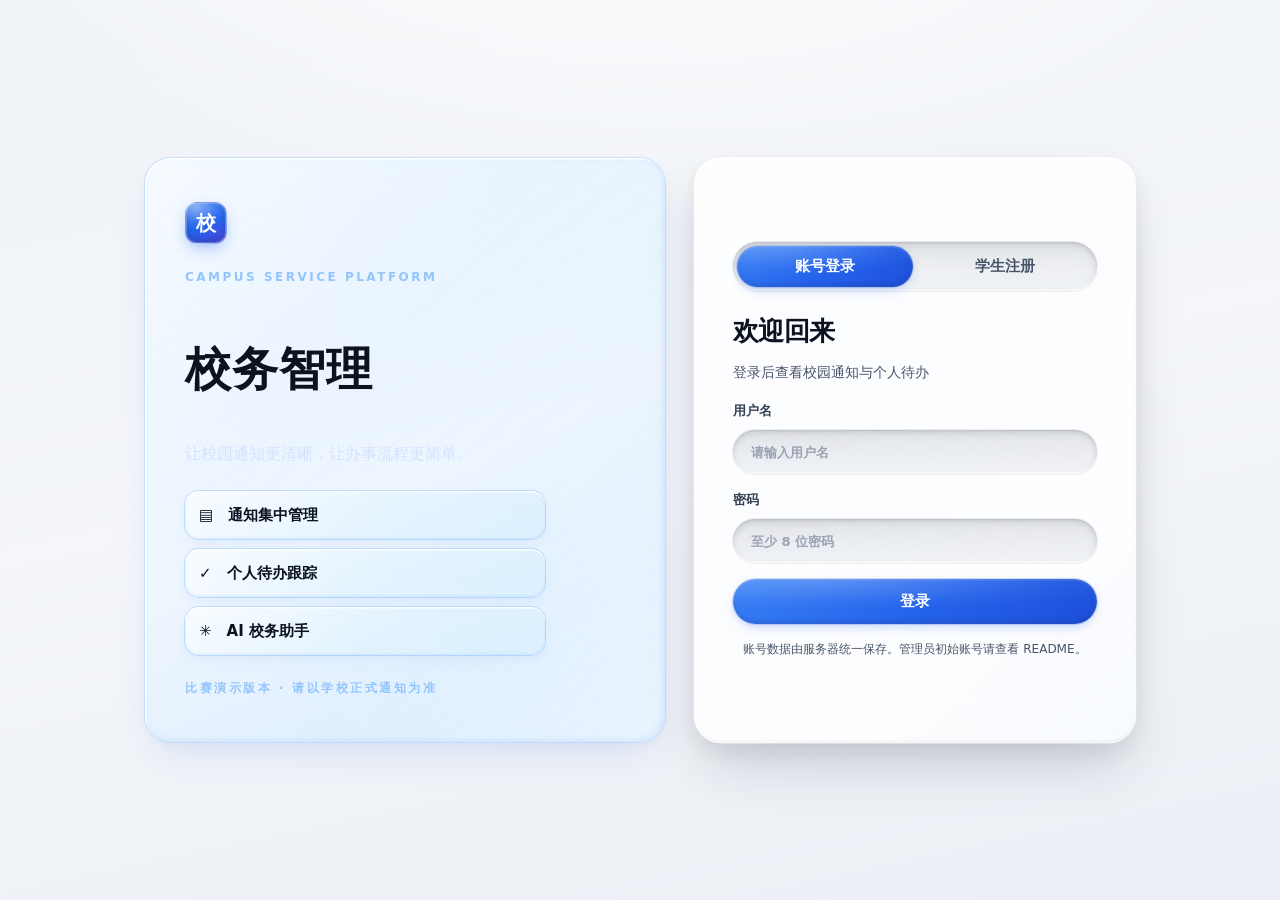
<file: index(3).html>
<!doctype html><html lang="zh-CN"><head><meta charset="utf-8"><meta name="viewport" content="width=device-width,initial-scale=1"><meta name="theme-color" content="#155eef"><title>校务智理｜校园事务服务平台</title><link rel="stylesheet" href="style.css"><style>.notice-actions{display:flex;gap:8px;flex-wrap:wrap;align-items:center}.danger{border:1px solid #d92d20;background:#fff;color:#b42318;border-radius:8px;padding:8px 12px;cursor:pointer;font:inherit}.danger:hover{background:#fef3f2}.danger:disabled{opacity:.55;cursor:wait}.user-row{gap:12px;flex-wrap:wrap}.user-row .tasktext{flex:1;min-width:140px}</style></head><body>
<div id="toast" class="toast"></div>
<section id="auth" class="auth"><div class="hero"><div class="logo">校</div><small>CAMPUS SERVICE PLATFORM</small><h1>校务智理</h1><p>让校园通知更清晰，让办事流程更简单。</p><div class="hero-list"><p>▤　通知集中管理</p><p>✓　个人待办跟踪</p><p>✳　AI 校务助手</p></div><small>比赛演示版本 · 请以学校正式通知为准</small></div><form id="authForm" class="authbox"><div class="logo mobile">校</div><div class="tabs"><button type="button" id="loginTab" class="selected">账号登录</button><button type="button" id="regTab">学生注册</button></div><h2 id="authTitle">欢迎回来</h2><p class="muted" id="authDesc">登录后查看校园通知与个人待办</p><label id="nameWrap" class="hide">姓名<input id="displayName" placeholder="显示姓名"></label><label>用户名<input id="username" required minlength="3" autocomplete="username" placeholder="请输入用户名"></label><label>密码<input id="password" type="password" required minlength="8" autocomplete="current-password" placeholder="至少 8 位密码"></label><button class="primary wide" id="authSubmit">登录</button><p class="hint">账号数据由服务器统一保存。管理员初始账号请查看 README。</p></form></section>
<div id="app" class="hide"><aside id="sidebar"><div class="sidebrand"><div class="logo">校</div><div><b>校务智理</b><small>CAMPUS SERVICES</small></div></div><small class="navcaption">工作台</small><button class="nav active" data-page="home">▦　总览</button><button class="nav" data-page="notices">▤　通知公告</button><button class="nav" data-page="tasks">✓　我的待办</button><button class="nav" data-page="ai">✳　文理智办</button><button class="nav admin-only hide" data-page="users">♙　用户管理</button><button class="nav admin-only hide" data-page="analytics">▥　数据统计</button><div class="sidebottom"><p>盾　信息安全提示<br><small>请勿提交敏感个人信息</small></p><button id="logout">↪ 退出登录</button></div></aside>
<main><header><button id="menu" class="hide">☰</button><div><small>校园事务 / <b id="crumb">工作台总览</b></small><p id="today"></p></div><div class="user"><span id="avatar">同</span><div><b id="userName">同学</b><small id="userRole">学生用户</small></div></div></header><div class="wrap">
<section id="homePage" class="page"><div class="welcome"><div><small class="blue">CAMPUS WORKSPACE</small><h1>你好，<span id="welcomeName">同学</span></h1><p class="muted">欢迎进入校务智理，及时掌握校园事务动态。</p></div><div class="date"><small>今天</small><b id="dateBig">—</b></div></div><div class="stats"><article><span>▤</span><small>通知公告</small><b id="statNotices">0</b></article><article><span class="amber">◷</span><small>待办事项</small><b id="statPending">0</b></article><article><span class="green">✓</span><small>已完成</small><b id="statDone">0</b></article></div><div class="cols"><article class="panel"><div class="panelhead"><div><h3>最新通知</h3><small>校园动态与办事提醒</small></div><button class="link" data-goto="notices">查看全部 →</button></div><div id="recent"></div></article><article class="panel"><h3>快捷入口</h3><small>常用校园事务</small><button class="quick" data-goto="notices">▤　浏览通知公告　→</button><button class="quick" data-goto="tasks">✓　管理我的待办　→</button><button class="quick" data-goto="ai">✳　咨询 AI 助手　→</button><div class="tip"><b>温馨提示</b><p>AI 回答仅供参考，涉及正式规定请以学校通知为准。</p></div></article></div></section>
<section id="noticesPage" class="page hide"><div class="pagehead"><div><h1>通知公告</h1><p class="muted">集中查看校园通知，重要事项一目了然。</p></div><button id="newNotice" class="primary hide">＋ 发布通知</button></div><div class="toolbar"><input id="search" placeholder="搜索通知标题或内容"><select id="category"><option value="">全部类别</option><option>办事提醒</option><option>教学事务</option><option>学生工作</option><option>校园通知</option></select></div><div id="noticeCards" class="stack"></div></section>
<section id="tasksPage" class="page hide"><div class="pagehead"><div><h1>我的待办</h1><p class="muted">逐项跟进办理进度。</p></div></div><div class="taskstats"><div>全部任务<b id="taskTotal">0</b></div><div>待处理<b id="taskOpen">0</b></div><div>已完成<b id="taskDone">0</b></div></div><article class="panel"><div class="panelhead"><div><h3>任务清单</h3><small>任务与当前账号关联</small></div><select id="taskFilter"><option value="all">全部任务</option><option value="pending">待处理</option><option value="completed">已完成</option></select></div><div id="taskList"></div></article></section>
<section id="aiPage" class="page hide"><div class="pagehead"><div><h1>文理智办</h1><p class="muted">DeepSeek 校务智能助手 · 提供校园事务咨询与通用问答。</p></div><span id="aiStatus" class="pill">检查服务中</span></div><div class="chat panel"><div class="chatintro"><div class="aiicon">✳</div><div><b>文理智办 · 校务智能问答</b><p class="muted">请勿输入身份证号、学号、手机号等敏感信息。回答仅供参考。</p></div></div><div class="ai-options"><label>模型<select id="aiModel"><option value="deepseek-flash">DeepSeek V4 Flash（快速通用）</option><option value="deepseek-v4-pro">DeepSeek V4 Pro（复杂推理）</option></select></label><label class="ai-toggle"><input id="aiThinking" type="checkbox" checked> 深度思考</label><label>思考强度<select id="aiEffort"><option value="low">低</option><option value="high" selected>高</option><option value="max">最大</option></select></label><label class="ai-toggle"><input id="aiWebSearch" type="checkbox"> 联网搜索</label></div><small class="muted">联网搜索会调用 DeepSeek Search API，可能产生额外费用；搜索结果会以来源链接显示。</small><div class="suggestions"><button>发布的通知有哪些？</button><button>办理校务时应该注意什么？</button><button>如何避免错过重要截止日期？</button></div><div id="messages" class="messages"><div class="bubble">你好！你可以咨询校园事务。涉及具体校规或截止日期时，请以学校正式通知为准。</div></div><form id="askForm" class="ask"><textarea id="question" rows="2" maxlength="3000" placeholder="输入你想咨询的问题…"></textarea><button class="primary">发送 ↑</button></form></div></section>

<section id="usersPage" class="page hide"><div class="pagehead"><div><h1>用户管理</h1><p class="muted">管理员查看注册用户与角色信息。</p></div></div><div class="toolbar"><input id="userSearch" placeholder="搜索用户名或显示姓名"></div><article class="panel"><div class="panelhead"><div><h3>用户列表</h3><small>仅展示必要的账号资料，不展示密码等凭据。</small></div><button id="reloadUsers" class="outline">刷新列表</button></div><div id="userList"></div></article></section>
<section id="analyticsPage" class="page hide"><div class="pagehead"><div><h1>数据统计</h1><p class="muted">用于了解系统使用情况，不代表学校官方统计数据。</p></div><button id="reloadStats" class="outline">刷新数据</button></div><div class="stats"><article><span>▤</span><small>通知总数</small><b id="aNotices">0</b></article><article><span class="amber">♙</span><small>注册学生</small><b id="aStudents">0</b></article><article><span class="green">✓</span><small>任务完成率</small><b id="aCompletion">0%</b></article></div><article class="panel"><h3>最近活动</h3><p class="muted">以下统计来自当前系统数据库。</p><div id="statsDetails"></div></article></section>
<footer>校务智理 · AI 赋能校园事务管理 <span>演示项目 · 请以学校正式信息为准</span></footer></div></main></div>
<dialog id="dialog"><form id="noticeForm"><div class="dialoghead"><div><h2>发布校园通知</h2><small>仅管理员可发布，请核对内容后提交。</small></div><button type="button" id="closeDialog">×</button></div><label>通知标题<input id="nTitle" required maxlength="200"></label><div class="twocol"><label>通知类别<select id="nCategory"><option>校园通知</option><option>办事提醒</option><option>教学事务</option><option>学生工作</option></select></label><label>适用对象<input id="nAudience" value="全体学生"></label></div><label>截止日期（选填）<input id="nDeadline" placeholder="例如：2026-11-01"></label><label>通知内容<textarea id="nBody" required rows="5" maxlength="12000"></textarea></label><label class="check"><input type="checkbox" id="nTasks"> 同时为现有学生账号生成待办</label><div class="actions"><button type="button" id="cancelDialog" class="secondary">取消</button><button class="primary">确认发布</button></div></form></dialog><script src="config.js"></script><script src="app.js"></script></body></html>
</file>
